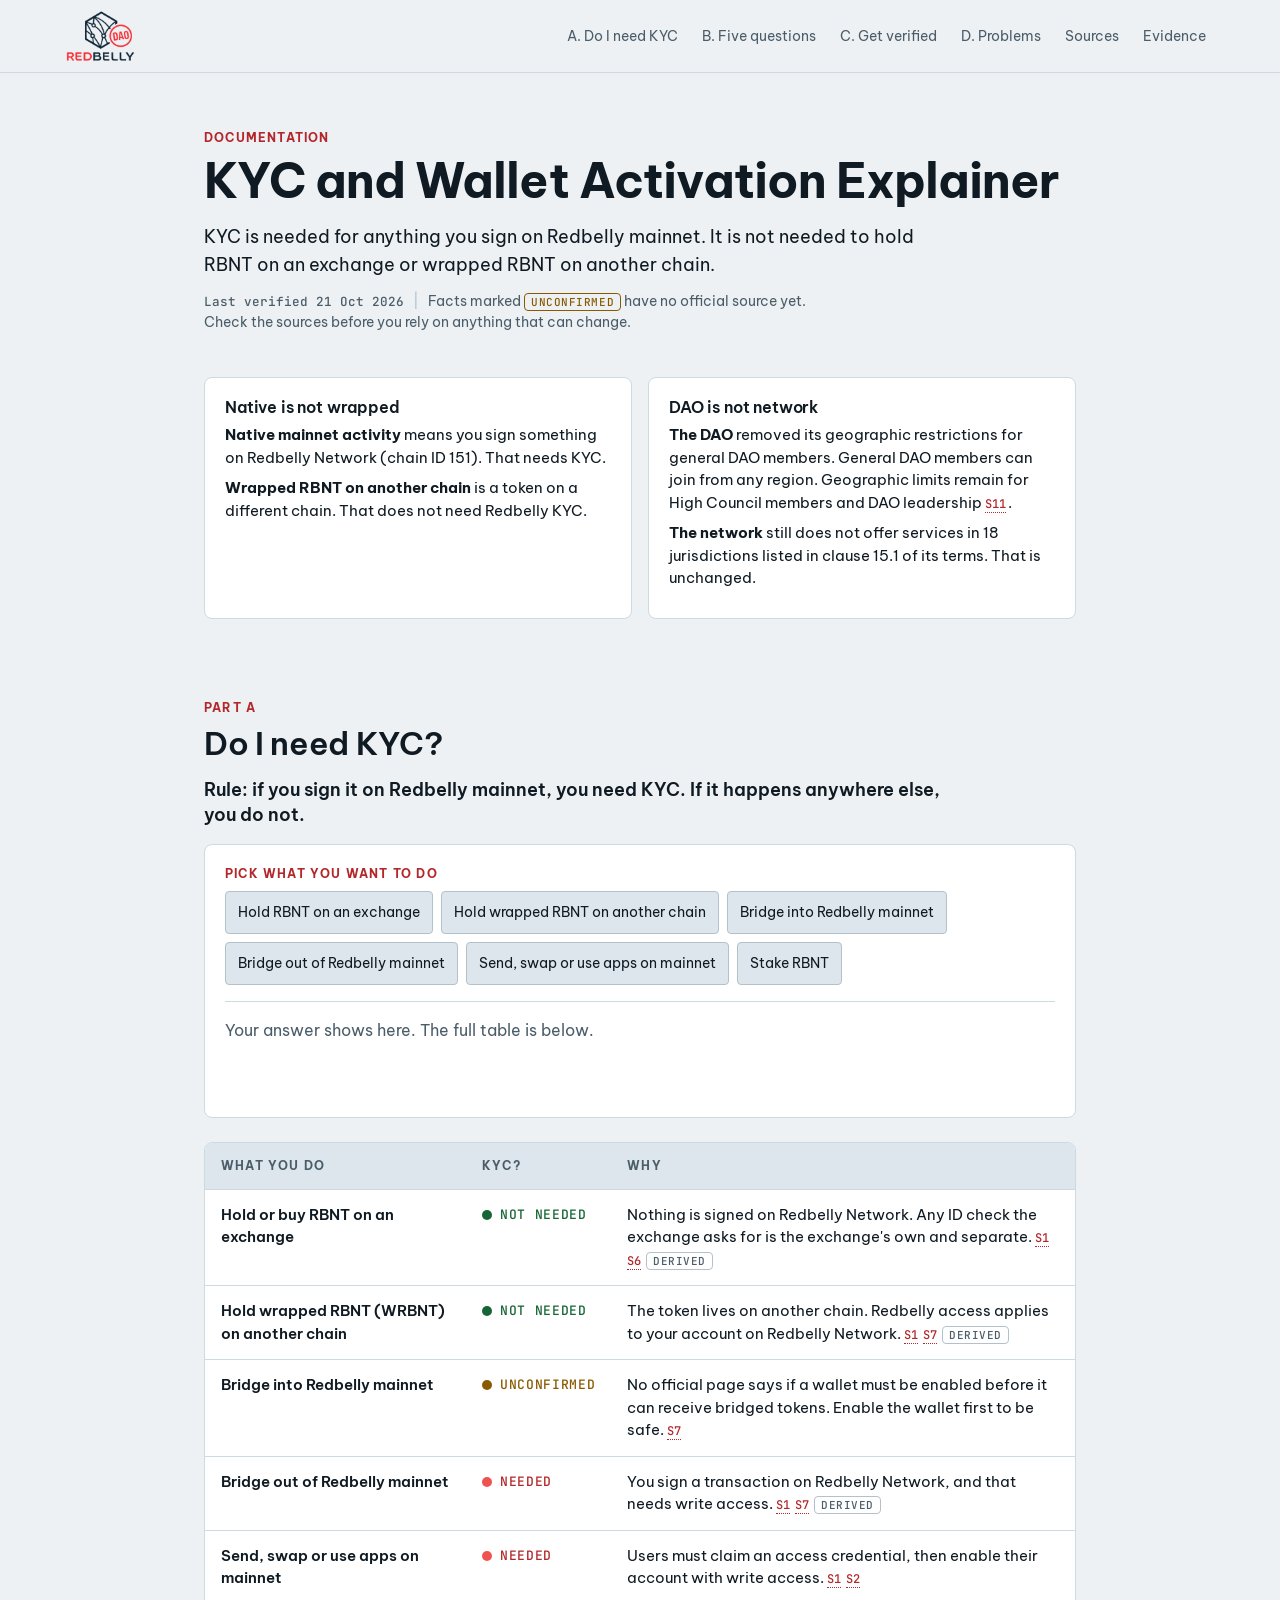
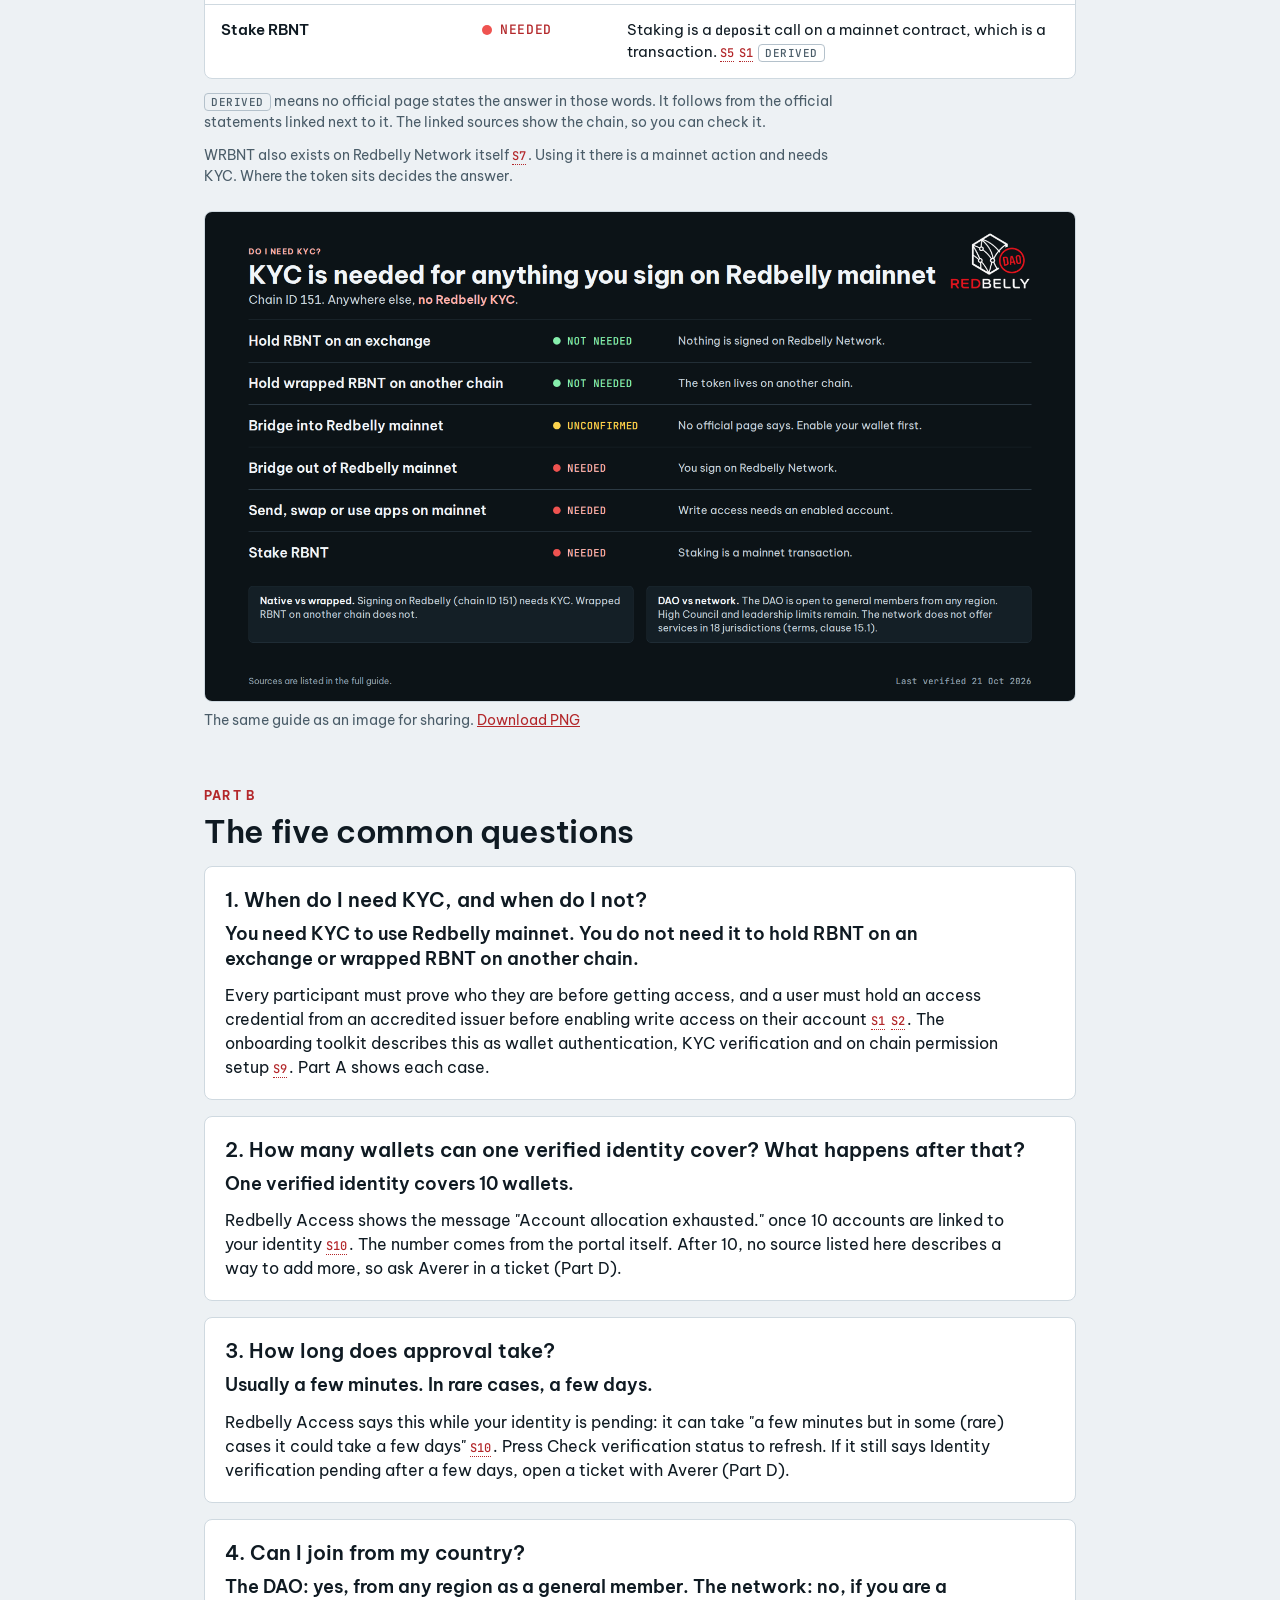
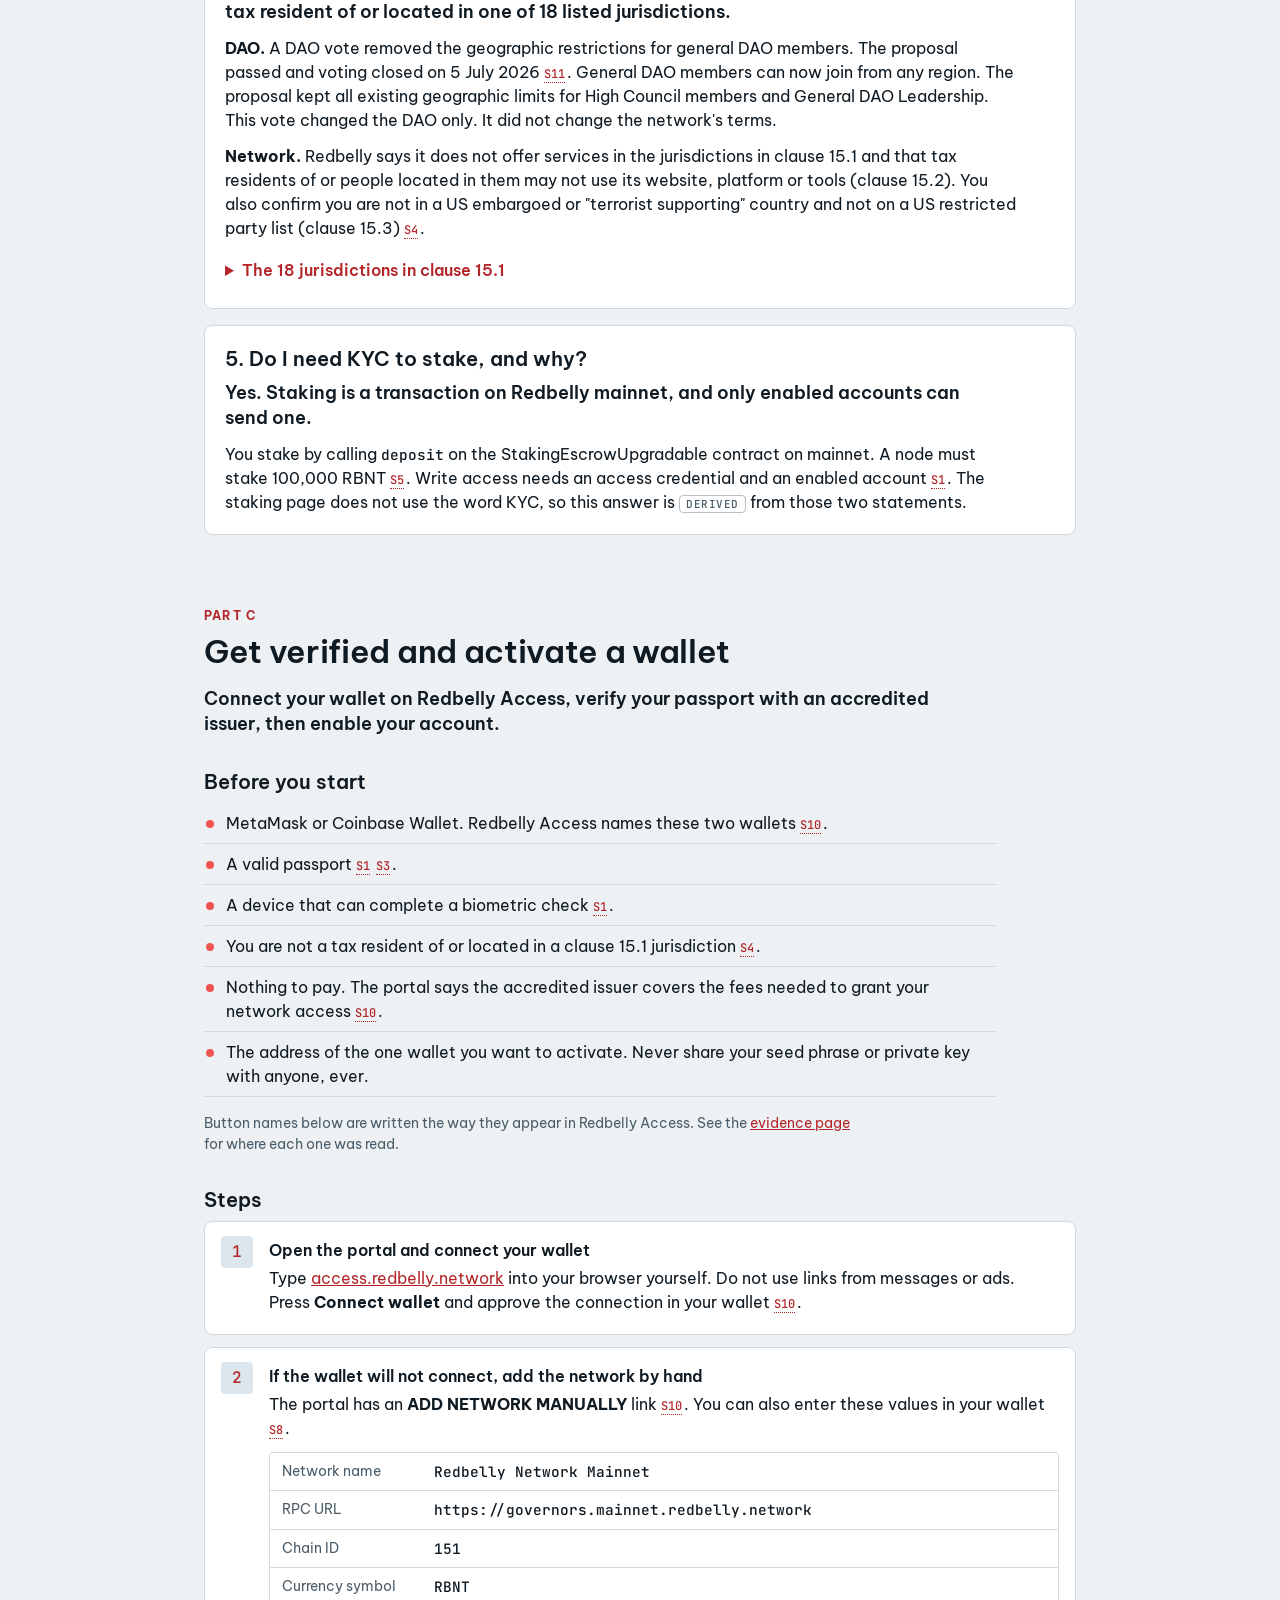
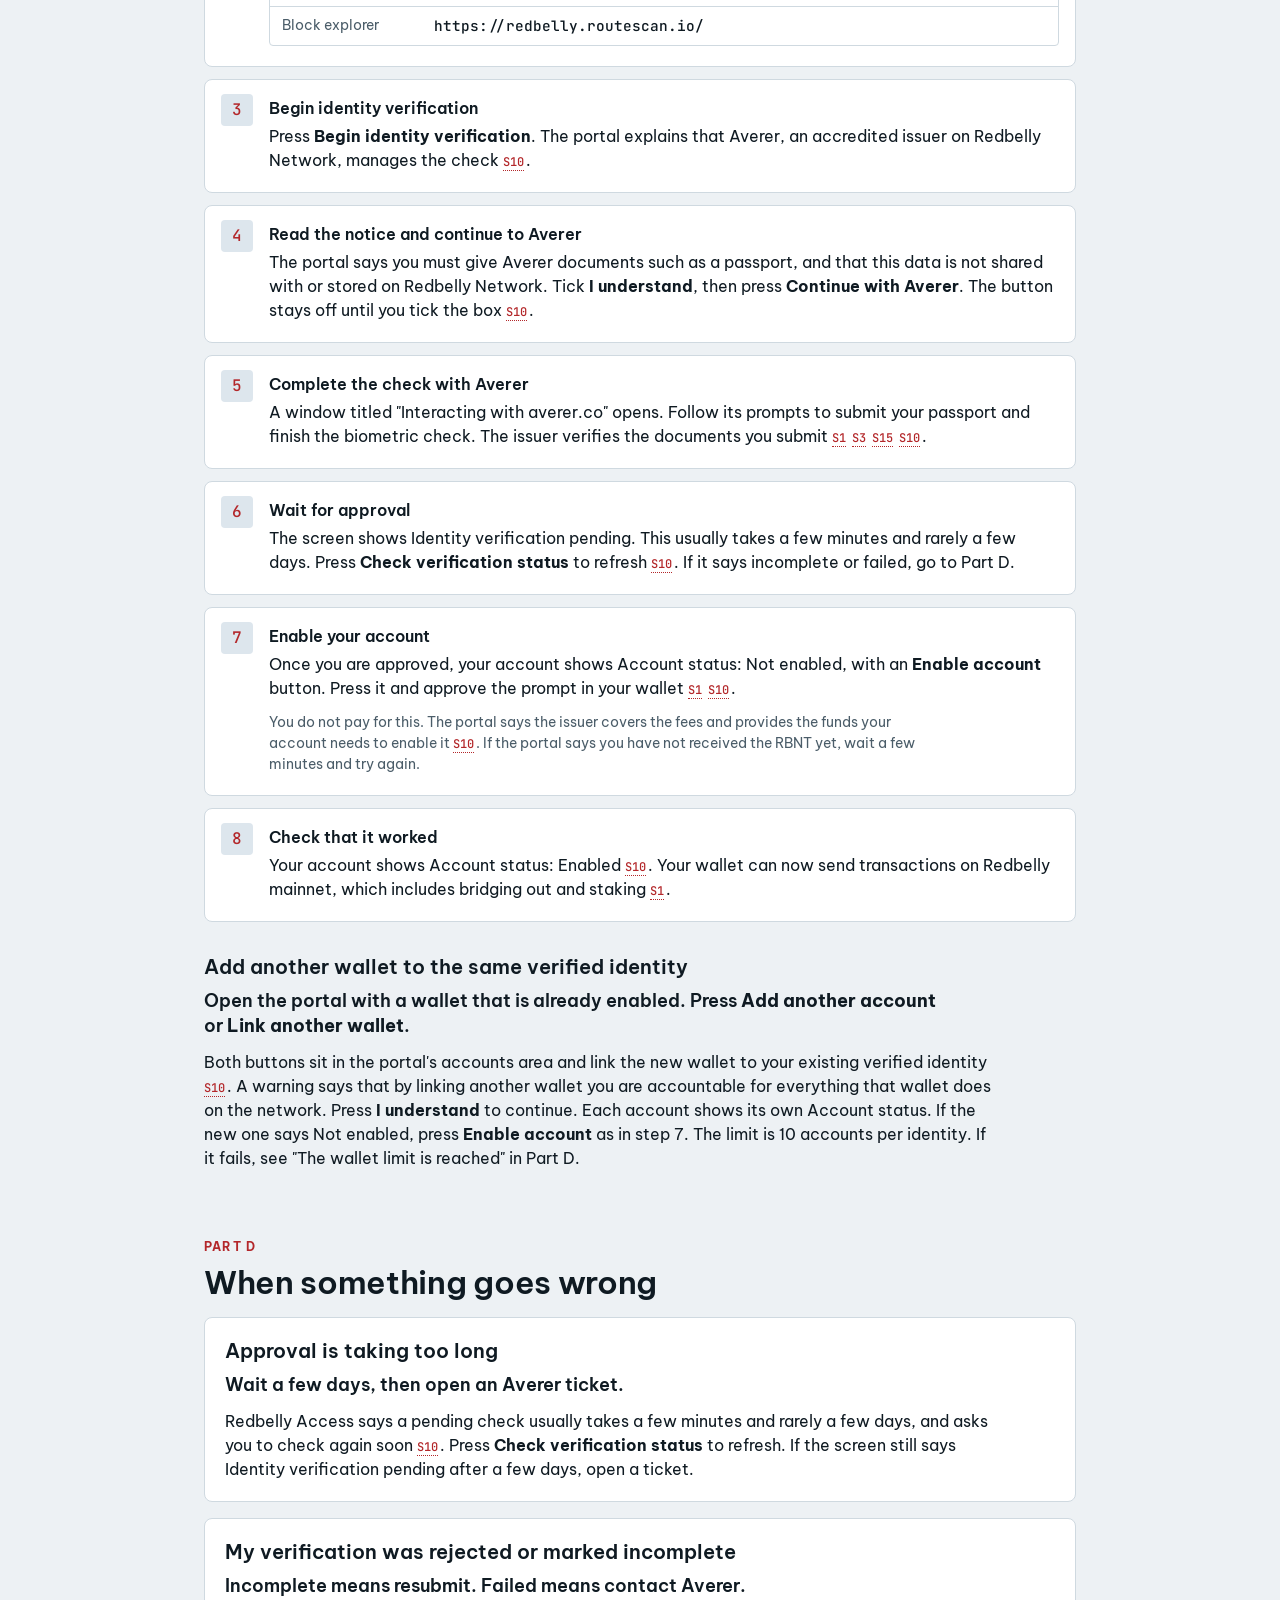
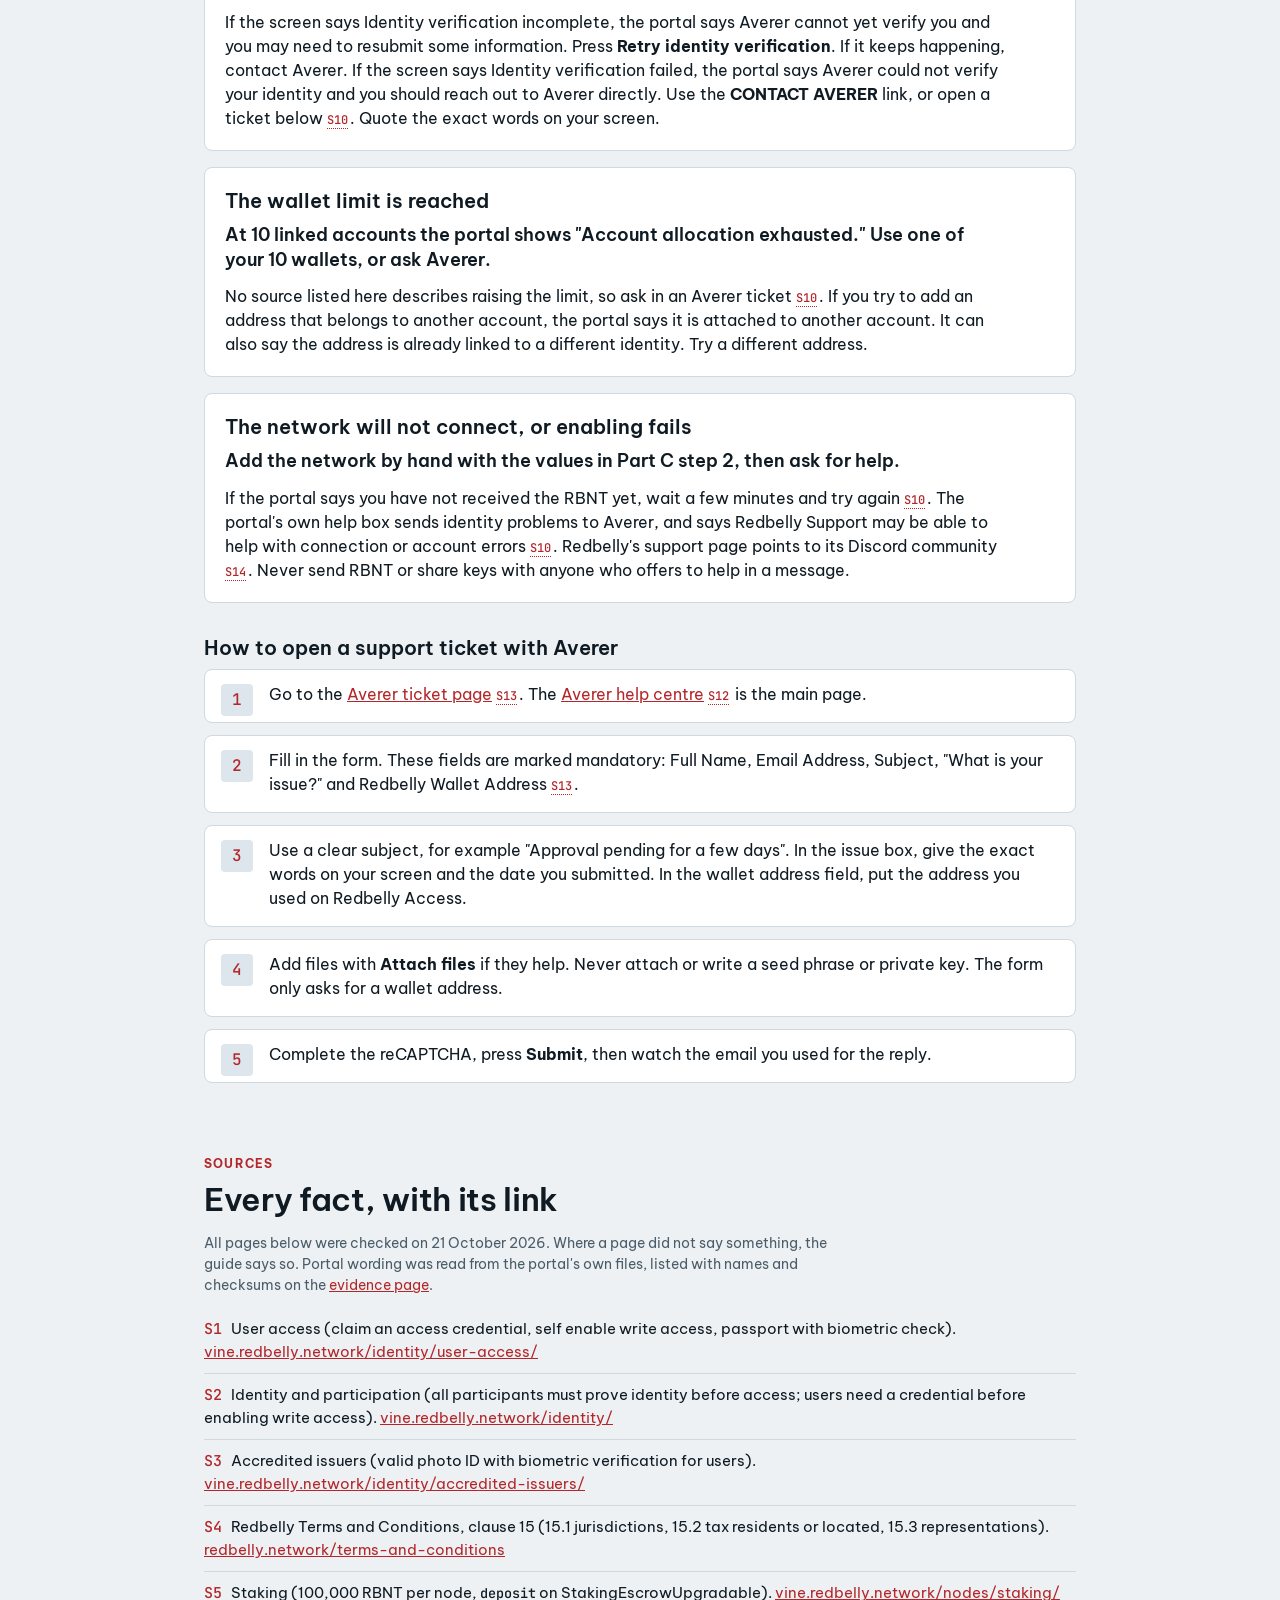
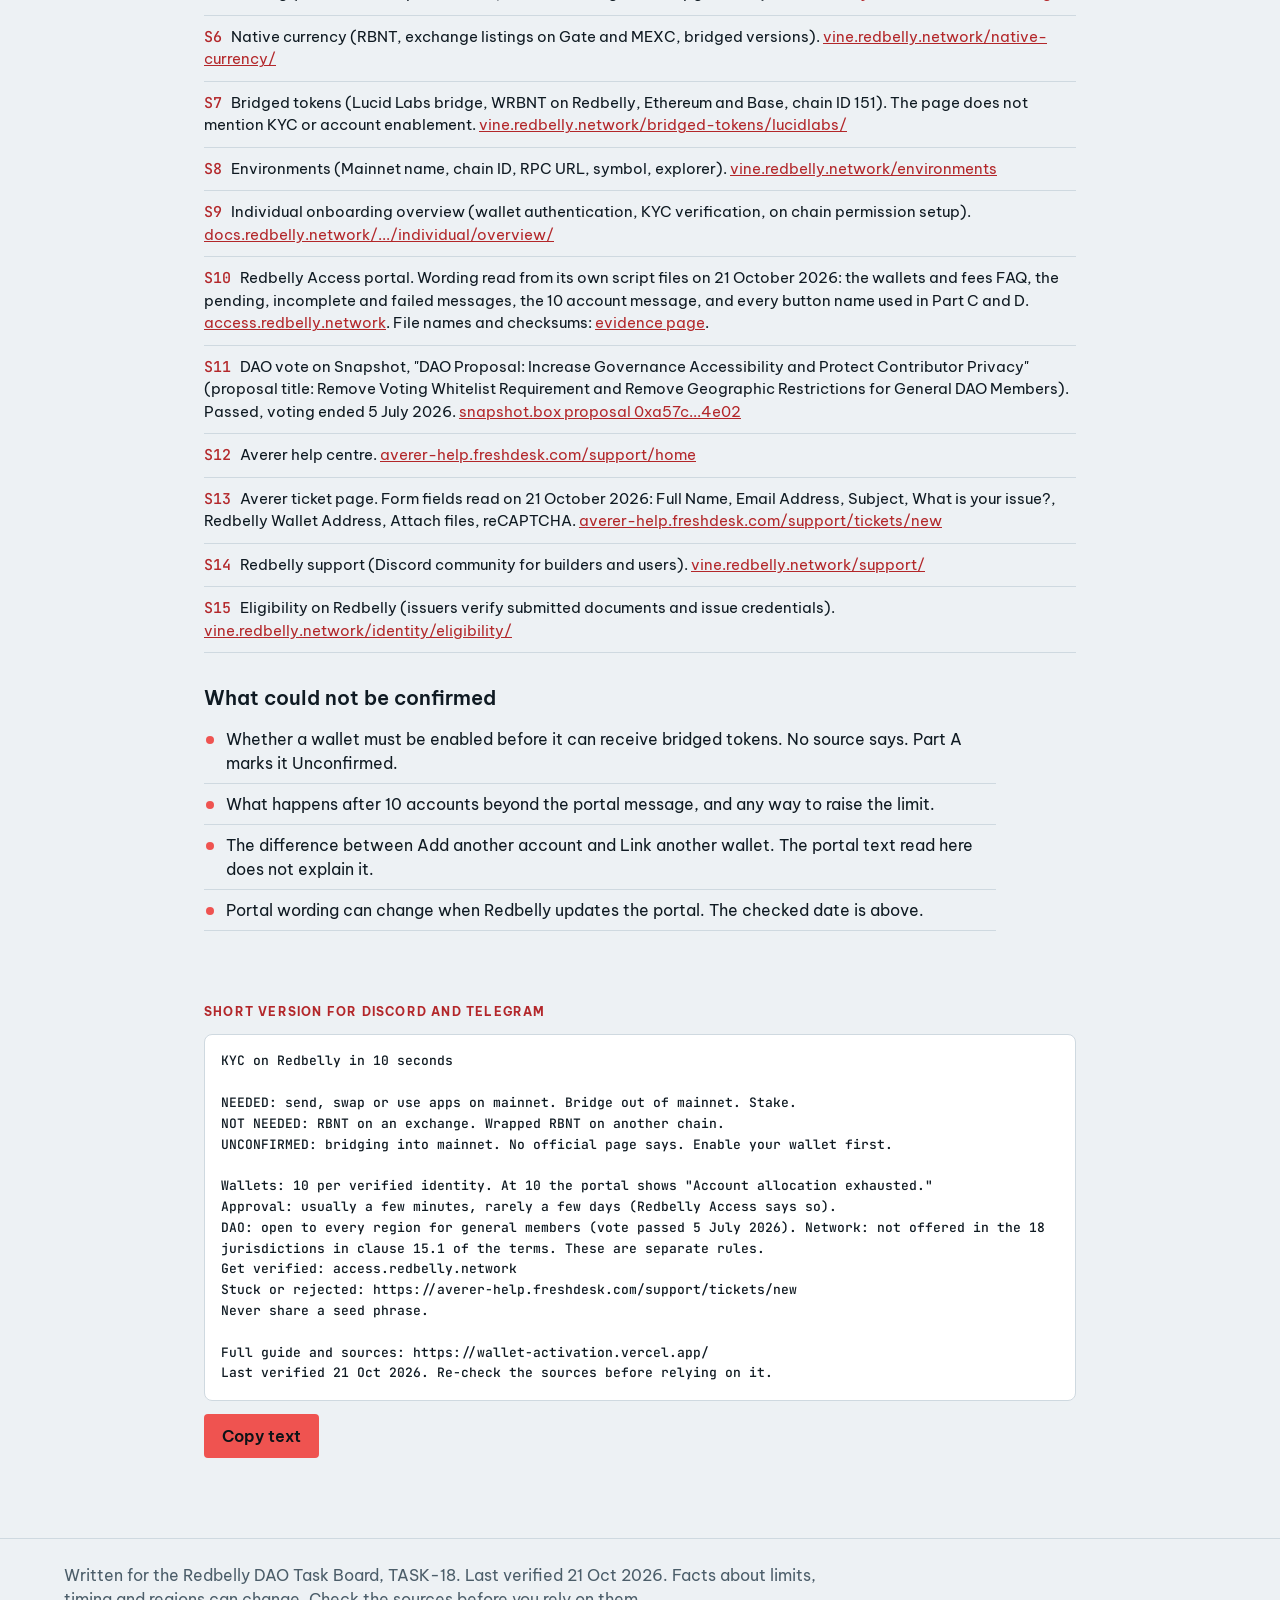
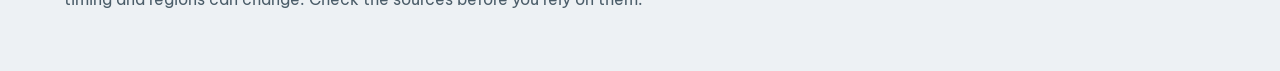
<file: index.html>
<!doctype html>
<html lang="en">
<head>
<meta charset="utf-8">
<meta name="viewport" content="width=device-width, initial-scale=1">
<title>KYC and Wallet Activation Explainer</title>
<meta name="description" content="Do you need KYC on Redbelly Network? One page answer, the five common questions, step by step wallet activation, and what to do when something goes wrong.">
<meta property="og:title" content="KYC and Wallet Activation Explainer">
<meta property="og:description" content="Do you need KYC on Redbelly Network? Find out in ten seconds.">
<link rel="canonical" href="https://wallet-activation.vercel.app/">
<meta property="og:type" content="website">
<meta property="og:url" content="https://wallet-activation.vercel.app/">
<meta property="og:image" content="https://wallet-activation.vercel.app/assets/og-image.png">
<meta property="og:image:width" content="1200">
<meta property="og:image:height" content="630">
<meta name="twitter:image" content="https://wallet-activation.vercel.app/assets/og-image.png">
<meta name="twitter:card" content="summary_large_image">
<link rel="stylesheet" href="style.css">
<link rel="icon" type="image/png" href="assets/logo/favicon-light-tab.png" media="(prefers-color-scheme: light)">
<link rel="icon" type="image/png" href="assets/logo/favicon-dark-tab.png" media="(prefers-color-scheme: dark)">
<link rel="apple-touch-icon" href="assets/logo/apple-touch-light-tab.png">
</head>
<body id="top">

<a class="skip" href="#a">Skip to the answer</a>

<header class="top">
  <div class="wrap">
    <a class="brand" href="#top" aria-label="Redbelly DAO, back to top">
      <picture class="logo">
        <source srcset="assets/logo/dao-logo-on-light-web.png" media="(prefers-color-scheme: light)">
        <img src="assets/logo/dao-logo-on-dark-web.png" alt="Redbelly DAO logo" height="52">
      </picture>
      <span class="wordmark">REDBELLY DAO</span>
    </a>
    <nav aria-label="Sections">
      <a href="#a">A. Do I need KYC</a>
      <a href="#b">B. Five questions</a>
      <a href="#c">C. Get verified</a>
      <a href="#d">D. Problems</a>
      <a href="#sources">Sources</a>
      <a href="evidence">Evidence</a>
    </nav>
  </div>
</header>

<main class="wrap">

<section class="hero">
  <img class="print-logo" src="assets/logo/dao-logo-on-light-web.png" alt="Redbelly DAO logo" height="48" onerror="this.remove()">
  <p class="label-caps">Documentation</p>
  <h1>KYC and Wallet Activation Explainer</h1>
  <p class="lead">KYC is needed for anything you sign on Redbelly mainnet. It is not needed to hold RBNT on an exchange or wrapped RBNT on another chain.</p>
  <p class="meta"><span class="mono">Last verified 21 Oct 2026</span> <span class="sep">|</span> Facts marked <span class="tag t-unc">Unconfirmed</span> have no official source yet. Check the sources before you rely on anything that can change.</p>
</section>

<section class="twin" aria-label="Two things people mix up">
  <div class="twin-card">
    <h2 class="h-sm">Native is not wrapped</h2>
    <p><strong>Native mainnet activity</strong> means you sign something on Redbelly Network (chain ID 151). That needs KYC.</p>
    <p><strong>Wrapped RBNT on another chain</strong> is a token on a different chain. That does not need Redbelly KYC.</p>
  </div>
  <div class="twin-card">
    <h2 class="h-sm">DAO is not network</h2>
    <p><strong>The DAO</strong> removed its geographic restrictions for general DAO members. General DAO members can join from any region. Geographic limits remain for High Council members and DAO leadership <a class="src" href="#s11">S11</a>.</p>
    <p><strong>The network</strong> still does not offer services in 18 jurisdictions listed in clause 15.1 of its terms. That is unchanged.</p>
  </div>
</section>

<!-- PART A -->
<section id="a" class="part">
  <p class="label-caps">Part A</p>
  <h2>Do I need KYC?</h2>
  <p class="answer">Rule: if you sign it on Redbelly mainnet, you need KYC. If it happens anywhere else, you do not.</p>

  <div class="picker" role="group" aria-labelledby="pick-h">
    <p id="pick-h" class="label-caps">Pick what you want to do</p>
    <div class="chips">
      <button type="button" data-k="0" aria-pressed="false">Hold RBNT on an exchange</button>
      <button type="button" data-k="1" aria-pressed="false">Hold wrapped RBNT on another chain</button>
      <button type="button" data-k="2" aria-pressed="false">Bridge into Redbelly mainnet</button>
      <button type="button" data-k="3" aria-pressed="false">Bridge out of Redbelly mainnet</button>
      <button type="button" data-k="4" aria-pressed="false">Send, swap or use apps on mainnet</button>
      <button type="button" data-k="5" aria-pressed="false">Stake RBNT</button>
    </div>
    <div id="result" class="result" aria-live="polite">
      <p class="muted">Your answer shows here. The full table is below.</p>
    </div>
  </div>

  <div class="tablewrap">
  <table class="dt">
    <caption class="sr">Do I need KYC for each situation</caption>
    <thead><tr><th scope="col">What you do</th><th scope="col">KYC?</th><th scope="col">Why</th></tr></thead>
    <tbody>
      <tr>
        <th scope="row">Hold or buy RBNT on an exchange</th>
        <td><span class="status s-no"><i></i>NOT NEEDED</span></td>
        <td>Nothing is signed on Redbelly Network. Any ID check the exchange asks for is the exchange's own and separate. <a class="src" href="#s1">S1</a> <a class="src" href="#s6">S6</a> <span class="tag t-der">Derived</span></td>
      </tr>
      <tr>
        <th scope="row">Hold wrapped RBNT (WRBNT) on another chain</th>
        <td><span class="status s-no"><i></i>NOT NEEDED</span></td>
        <td>The token lives on another chain. Redbelly access applies to your account on Redbelly Network. <a class="src" href="#s1">S1</a> <a class="src" href="#s7">S7</a> <span class="tag t-der">Derived</span></td>
      </tr>
      <tr>
        <th scope="row">Bridge into Redbelly mainnet</th>
        <td><span class="status s-unc"><i></i>UNCONFIRMED</span></td>
        <td>No official page says if a wallet must be enabled before it can receive bridged tokens. Enable the wallet first to be safe. <a class="src" href="#s7">S7</a></td>
      </tr>
      <tr>
        <th scope="row">Bridge out of Redbelly mainnet</th>
        <td><span class="status s-yes"><i></i>NEEDED</span></td>
        <td>You sign a transaction on Redbelly Network, and that needs write access. <a class="src" href="#s1">S1</a> <a class="src" href="#s7">S7</a> <span class="tag t-der">Derived</span></td>
      </tr>
      <tr>
        <th scope="row">Send, swap or use apps on mainnet</th>
        <td><span class="status s-yes"><i></i>NEEDED</span></td>
        <td>Users must claim an access credential, then enable their account with write access. <a class="src" href="#s1">S1</a> <a class="src" href="#s2">S2</a></td>
      </tr>
      <tr>
        <th scope="row">Stake RBNT</th>
        <td><span class="status s-yes"><i></i>NEEDED</span></td>
        <td>Staking is a <span class="mono">deposit</span> call on a mainnet contract, which is a transaction. <a class="src" href="#s5">S5</a> <a class="src" href="#s1">S1</a> <span class="tag t-der">Derived</span></td>
      </tr>
    </tbody>
  </table>
  </div>

  <p class="note"><span class="tag t-der">Derived</span> means no official page states the answer in those words. It follows from the official statements linked next to it. The linked sources show the chain, so you can check it.</p>
  <p class="note">WRBNT also exists on Redbelly Network itself <a class="src" href="#s7">S7</a>. Using it there is a mainnet action and needs KYC. Where the token sits decides the answer.</p>

  <figure class="fig">
    <img src="assets/decision-guide.png" width="1600" height="900" alt="Decision guide. Needed: bridge out of mainnet, send or swap on mainnet, stake. Not needed: hold RBNT on an exchange, hold wrapped RBNT on another chain. Unconfirmed: bridge into mainnet.">
    <figcaption>The same guide as an image for sharing. <a href="assets/decision-guide.png" download>Download PNG</a></figcaption>
  </figure>
</section>

<!-- PART B -->
<section id="b" class="part">
  <p class="label-caps">Part B</p>
  <h2>The five common questions</h2>

  <article class="qa" id="q1">
    <h3>1. When do I need KYC, and when do I not?</h3>
    <p class="answer">You need KYC to use Redbelly mainnet. You do not need it to hold RBNT on an exchange or wrapped RBNT on another chain.</p>
    <p>Every participant must prove who they are before getting access, and a user must hold an access credential from an accredited issuer before enabling write access on their account <a class="src" href="#s1">S1</a> <a class="src" href="#s2">S2</a>. The onboarding toolkit describes this as wallet authentication, KYC verification and on chain permission setup <a class="src" href="#s9">S9</a>. Part A shows each case.</p>
  </article>

  <article class="qa" id="q2">
    <h3>2. How many wallets can one verified identity cover? What happens after that?</h3>
    <p class="answer">One verified identity covers 10 wallets.</p>
    <p>Redbelly Access shows the message "Account allocation exhausted." once 10 accounts are linked to your identity <a class="src" href="#s10">S10</a>. The number comes from the portal itself. After 10, no source listed here describes a way to add more, so ask Averer in a ticket (Part D).</p>
  </article>

  <article class="qa" id="q3">
    <h3>3. How long does approval take?</h3>
    <p class="answer">Usually a few minutes. In rare cases, a few days.</p>
    <p>Redbelly Access says this while your identity is pending: it can take "a few minutes but in some (rare) cases it could take a few days" <a class="src" href="#s10">S10</a>. Press Check verification status to refresh. If it still says Identity verification pending after a few days, open a ticket with Averer (Part D).</p>
  </article>

  <article class="qa" id="q4">
    <h3>4. Can I join from my country?</h3>
    <p class="answer">The DAO: yes, from any region as a general member. The network: no, if you are a tax resident of or located in one of 18 listed jurisdictions.</p>
    <p><strong>DAO.</strong> A DAO vote removed the geographic restrictions for general DAO members. The proposal passed and voting closed on 5 July 2026 <a class="src" href="#s11">S11</a>. General DAO members can now join from any region. The proposal kept all existing geographic limits for High Council members and General DAO Leadership. This vote changed the DAO only. It did not change the network's terms.</p>
    <p><strong>Network.</strong> Redbelly says it does not offer services in the jurisdictions in clause 15.1 and that tax residents of or people located in them may not use its website, platform or tools (clause 15.2). You also confirm you are not in a US embargoed or "terrorist supporting" country and not on a US restricted party list (clause 15.3) <a class="src" href="#s4">S4</a>.</p>
    <details class="jur">
      <summary>The 18 jurisdictions in clause 15.1</summary>
      <ol class="cols">
        <li>Afghanistan</li><li>Central African Republic</li><li>Democratic People's Republic of Korea</li>
        <li>Democratic Republic of the Congo</li><li>Guinea-Bissau (spelled "Guinea-Bussau" in the terms)</li><li>Iran</li>
        <li>Iraq</li><li>Lebanon</li><li>Libya</li>
        <li>Myanmar</li><li>Russia</li><li>Somalia</li>
        <li>South Sudan</li><li>Sudan</li><li>Syria</li>
        <li>Ukraine</li><li>Yemen</li><li>Zimbabwe</li>
      </ol>
    </details>
  </article>

  <article class="qa" id="q5">
    <h3>5. Do I need KYC to stake, and why?</h3>
    <p class="answer">Yes. Staking is a transaction on Redbelly mainnet, and only enabled accounts can send one.</p>
    <p>You stake by calling <span class="mono">deposit</span> on the StakingEscrowUpgradable contract on mainnet. A node must stake 100,000 RBNT <a class="src" href="#s5">S5</a>. Write access needs an access credential and an enabled account <a class="src" href="#s1">S1</a>. The staking page does not use the word KYC, so this answer is <span class="tag t-der">Derived</span> from those two statements.</p>
  </article>
</section>

<!-- PART C -->
<section id="c" class="part">
  <p class="label-caps">Part C</p>
  <h2>Get verified and activate a wallet</h2>
  <p class="answer">Connect your wallet on Redbelly Access, verify your passport with an accredited issuer, then enable your account.</p>

  <h3>Before you start</h3>
  <ul class="check">
    <li>MetaMask or Coinbase Wallet. Redbelly Access names these two wallets <a class="src" href="#s10">S10</a>.</li>
    <li>A valid passport <a class="src" href="#s1">S1</a> <a class="src" href="#s3">S3</a>.</li>
    <li>A device that can complete a biometric check <a class="src" href="#s1">S1</a>.</li>
    <li>You are not a tax resident of or located in a clause 15.1 jurisdiction <a class="src" href="#s4">S4</a>.</li>
    <li>Nothing to pay. The portal says the accredited issuer covers the fees needed to grant your network access <a class="src" href="#s10">S10</a>.</li>
    <li>The address of the one wallet you want to activate. Never share your seed phrase or private key with anyone, ever.</li>
  </ul>
  <p class="note">Button names below are written the way they appear in Redbelly Access. See the <a href="evidence">evidence page</a> for where each one was read.</p>

  <h3>Steps</h3>
  <ol class="steps">
    <li>
      <h4>Open the portal and connect your wallet</h4>
      <p>Type <a href="https://access.redbelly.network/" rel="noopener">access.redbelly.network</a> into your browser yourself. Do not use links from messages or ads. Press <strong>Connect wallet</strong> and approve the connection in your wallet <a class="src" href="#s10">S10</a>.</p>
    </li>
    <li>
      <h4>If the wallet will not connect, add the network by hand</h4>
      <p>The portal has an <strong>ADD NETWORK MANUALLY</strong> link <a class="src" href="#s10">S10</a>. You can also enter these values in your wallet <a class="src" href="#s8">S8</a>.</p>
      <dl class="kv">
        <div><dt>Network name</dt><dd class="mono">Redbelly Network Mainnet</dd></div>
        <div><dt>RPC URL</dt><dd class="mono">https://governors.mainnet.redbelly.network</dd></div>
        <div><dt>Chain ID</dt><dd class="mono">151</dd></div>
        <div><dt>Currency symbol</dt><dd class="mono">RBNT</dd></div>
        <div><dt>Block explorer</dt><dd class="mono">https://redbelly.routescan.io/</dd></div>
      </dl>
    </li>
    <li>
      <h4>Begin identity verification</h4>
      <p>Press <strong>Begin identity verification</strong>. The portal explains that Averer, an accredited issuer on Redbelly Network, manages the check <a class="src" href="#s10">S10</a>.</p>
    </li>
    <li>
      <h4>Read the notice and continue to Averer</h4>
      <p>The portal says you must give Averer documents such as a passport, and that this data is not shared with or stored on Redbelly Network. Tick <strong>I understand</strong>, then press <strong>Continue with Averer</strong>. The button stays off until you tick the box <a class="src" href="#s10">S10</a>.</p>
    </li>
    <li>
      <h4>Complete the check with Averer</h4>
      <p>A window titled "Interacting with averer.co" opens. Follow its prompts to submit your passport and finish the biometric check. The issuer verifies the documents you submit <a class="src" href="#s1">S1</a> <a class="src" href="#s3">S3</a> <a class="src" href="#s15">S15</a> <a class="src" href="#s10">S10</a>.</p>
    </li>
    <li>
      <h4>Wait for approval</h4>
      <p>The screen shows Identity verification pending. This usually takes a few minutes and rarely a few days. Press <strong>Check verification status</strong> to refresh <a class="src" href="#s10">S10</a>. If it says incomplete or failed, go to Part D.</p>
    </li>
    <li>
      <h4>Enable your account</h4>
      <p>Once you are approved, your account shows Account status: Not enabled, with an <strong>Enable account</strong> button. Press it and approve the prompt in your wallet <a class="src" href="#s1">S1</a> <a class="src" href="#s10">S10</a>.</p>
      <p class="note">You do not pay for this. The portal says the issuer covers the fees and provides the funds your account needs to enable it <a class="src" href="#s10">S10</a>. If the portal says you have not received the RBNT yet, wait a few minutes and try again.</p>
    </li>
    <li>
      <h4>Check that it worked</h4>
      <p>Your account shows Account status: Enabled <a class="src" href="#s10">S10</a>. Your wallet can now send transactions on Redbelly mainnet, which includes bridging out and staking <a class="src" href="#s1">S1</a>.</p>
    </li>
  </ol>

  <h3>Add another wallet to the same verified identity</h3>
  <p class="answer">Open the portal with a wallet that is already enabled. Press <strong>Add another account</strong> or <strong>Link another wallet</strong>.</p>
  <p>Both buttons sit in the portal's accounts area and link the new wallet to your existing verified identity <a class="src" href="#s10">S10</a>. A warning says that by linking another wallet you are accountable for everything that wallet does on the network. Press <strong>I understand</strong> to continue. Each account shows its own Account status. If the new one says Not enabled, press <strong>Enable account</strong> as in step 7. The limit is 10 accounts per identity. If it fails, see "The wallet limit is reached" in Part D.</p>
</section>

<!-- PART D -->
<section id="d" class="part">
  <p class="label-caps">Part D</p>
  <h2>When something goes wrong</h2>

  <article class="qa">
    <h3>Approval is taking too long</h3>
    <p class="answer">Wait a few days, then open an Averer ticket.</p>
    <p>Redbelly Access says a pending check usually takes a few minutes and rarely a few days, and asks you to check again soon <a class="src" href="#s10">S10</a>. Press <strong>Check verification status</strong> to refresh. If the screen still says Identity verification pending after a few days, open a ticket.</p>
  </article>

  <article class="qa">
    <h3>My verification was rejected or marked incomplete</h3>
    <p class="answer">Incomplete means resubmit. Failed means contact Averer.</p>
    <p>If the screen says Identity verification incomplete, the portal says Averer cannot yet verify you and you may need to resubmit some information. Press <strong>Retry identity verification</strong>. If it keeps happening, contact Averer. If the screen says Identity verification failed, the portal says Averer could not verify your identity and you should reach out to Averer directly. Use the <strong>CONTACT AVERER</strong> link, or open a ticket below <a class="src" href="#s10">S10</a>. Quote the exact words on your screen.</p>
  </article>

  <article class="qa">
    <h3>The wallet limit is reached</h3>
    <p class="answer">At 10 linked accounts the portal shows "Account allocation exhausted." Use one of your 10 wallets, or ask Averer.</p>
    <p>No source listed here describes raising the limit, so ask in an Averer ticket <a class="src" href="#s10">S10</a>. If you try to add an address that belongs to another account, the portal says it is attached to another account. It can also say the address is already linked to a different identity. Try a different address.</p>
  </article>

  <article class="qa">
    <h3>The network will not connect, or enabling fails</h3>
    <p class="answer">Add the network by hand with the values in Part C step 2, then ask for help.</p>
    <p>If the portal says you have not received the RBNT yet, wait a few minutes and try again <a class="src" href="#s10">S10</a>. The portal's own help box sends identity problems to Averer, and says Redbelly Support may be able to help with connection or account errors <a class="src" href="#s10">S10</a>. Redbelly's support page points to its Discord community <a class="src" href="#s14">S14</a>. Never send RBNT or share keys with anyone who offers to help in a message.</p>
  </article>

  <h3>How to open a support ticket with Averer</h3>
  <ol class="steps compact">
    <li><p>Go to the <a href="https://averer-help.freshdesk.com/support/tickets/new" rel="noopener">Averer ticket page</a> <a class="src" href="#s13">S13</a>. The <a href="https://averer-help.freshdesk.com/support/home" rel="noopener">Averer help centre</a> <a class="src" href="#s12">S12</a> is the main page.</p></li>
    <li><p>Fill in the form. These fields are marked mandatory: Full Name, Email Address, Subject, "What is your issue?" and Redbelly Wallet Address <a class="src" href="#s13">S13</a>.</p></li>
    <li><p>Use a clear subject, for example "Approval pending for a few days". In the issue box, give the exact words on your screen and the date you submitted. In the wallet address field, put the address you used on Redbelly Access.</p></li>
    <li><p>Add files with <strong>Attach files</strong> if they help. Never attach or write a seed phrase or private key. The form only asks for a wallet address.</p></li>
    <li><p>Complete the reCAPTCHA, press <strong>Submit</strong>, then watch the email you used for the reply.</p></li>
  </ol>
</section>

<!-- SOURCES -->
<section id="sources" class="part">
  <p class="label-caps">Sources</p>
  <h2>Every fact, with its link</h2>
  <p class="note">All pages below were checked on 21 October 2026. Where a page did not say something, the guide says so. Portal wording was read from the portal's own files, listed with names and checksums on the <a href="evidence">evidence page</a>.</p>
  <ol class="srcs">
    <li id="s1"><strong>S1</strong> User access (claim an access credential, self enable write access, passport with biometric check). <a href="https://vine.redbelly.network/identity/user-access/" rel="noopener">vine.redbelly.network/identity/user-access/</a></li>
    <li id="s2"><strong>S2</strong> Identity and participation (all participants must prove identity before access; users need a credential before enabling write access). <a href="https://vine.redbelly.network/identity/" rel="noopener">vine.redbelly.network/identity/</a></li>
    <li id="s3"><strong>S3</strong> Accredited issuers (valid photo ID with biometric verification for users). <a href="https://vine.redbelly.network/identity/accredited-issuers/" rel="noopener">vine.redbelly.network/identity/accredited-issuers/</a></li>
    <li id="s4"><strong>S4</strong> Redbelly Terms and Conditions, clause 15 (15.1 jurisdictions, 15.2 tax residents or located, 15.3 representations). <a href="https://redbelly.network/terms-and-conditions" rel="noopener">redbelly.network/terms-and-conditions</a></li>
    <li id="s5"><strong>S5</strong> Staking (100,000 RBNT per node, <span class="mono">deposit</span> on StakingEscrowUpgradable). <a href="https://vine.redbelly.network/nodes/staking/" rel="noopener">vine.redbelly.network/nodes/staking/</a></li>
    <li id="s6"><strong>S6</strong> Native currency (RBNT, exchange listings on Gate and MEXC, bridged versions). <a href="https://vine.redbelly.network/native-currency/" rel="noopener">vine.redbelly.network/native-currency/</a></li>
    <li id="s7"><strong>S7</strong> Bridged tokens (Lucid Labs bridge, WRBNT on Redbelly, Ethereum and Base, chain ID 151). The page does not mention KYC or account enablement. <a href="https://vine.redbelly.network/bridged-tokens/lucidlabs/" rel="noopener">vine.redbelly.network/bridged-tokens/lucidlabs/</a></li>
    <li id="s8"><strong>S8</strong> Environments (Mainnet name, chain ID, RPC URL, symbol, explorer). <a href="https://vine.redbelly.network/environments" rel="noopener">vine.redbelly.network/environments</a></li>
    <li id="s9"><strong>S9</strong> Individual onboarding overview (wallet authentication, KYC verification, on chain permission setup). <a href="https://docs.redbelly.network/pages/eligibility-sdk/onboarding/individual/overview/" rel="noopener">docs.redbelly.network/.../individual/overview/</a></li>
    <li id="s10"><strong>S10</strong> Redbelly Access portal. Wording read from its own script files on 21 October 2026: the wallets and fees FAQ, the pending, incomplete and failed messages, the 10 account message, and every button name used in Part C and D. <a href="https://access.redbelly.network/" rel="noopener">access.redbelly.network</a>. File names and checksums: <a href="evidence">evidence page</a>.</li>
    <li id="s11"><strong>S11</strong> DAO vote on Snapshot, "DAO Proposal: Increase Governance Accessibility and Protect Contributor Privacy" (proposal title: Remove Voting Whitelist Requirement and Remove Geographic Restrictions for General DAO Members). Passed, voting ended 5 July 2026. <a href="https://snapshot.box/#/s:rbnt.eth/proposal/0xa57ccc9a6d554c9e5a1b1ca429ad2affc2e9058f12ea50bce999460f2aea4e02" rel="noopener">snapshot.box proposal 0xa57c...4e02</a></li>
    <li id="s12"><strong>S12</strong> Averer help centre. <a href="https://averer-help.freshdesk.com/support/home" rel="noopener">averer-help.freshdesk.com/support/home</a></li>
    <li id="s13"><strong>S13</strong> Averer ticket page. Form fields read on 21 October 2026: Full Name, Email Address, Subject, What is your issue?, Redbelly Wallet Address, Attach files, reCAPTCHA. <a href="https://averer-help.freshdesk.com/support/tickets/new" rel="noopener">averer-help.freshdesk.com/support/tickets/new</a></li>
    <li id="s14"><strong>S14</strong> Redbelly support (Discord community for builders and users). <a href="https://vine.redbelly.network/support/" rel="noopener">vine.redbelly.network/support/</a></li>
    <li id="s15"><strong>S15</strong> Eligibility on Redbelly (issuers verify submitted documents and issue credentials). <a href="https://vine.redbelly.network/identity/eligibility/" rel="noopener">vine.redbelly.network/identity/eligibility/</a></li>
  </ol>

  <h3>What could not be confirmed</h3>
  <ul class="check">
    <li>Whether a wallet must be enabled before it can receive bridged tokens. No source says. Part A marks it Unconfirmed.</li>
    <li>What happens after 10 accounts beyond the portal message, and any way to raise the limit.</li>
    <li>The difference between Add another account and Link another wallet. The portal text read here does not explain it.</li>
    <li>Portal wording can change when Redbelly updates the portal. The checked date is above.</li>
  </ul>
</section>

<section class="part pin" id="short">
  <p class="label-caps">Short version for Discord and Telegram</p>
  <pre id="shortText">KYC on Redbelly in 10 seconds

NEEDED: send, swap or use apps on mainnet. Bridge out of mainnet. Stake.
NOT NEEDED: RBNT on an exchange. Wrapped RBNT on another chain.
UNCONFIRMED: bridging into mainnet. No official page says. Enable your wallet first.

Wallets: 10 per verified identity. At 10 the portal shows "Account allocation exhausted."
Approval: usually a few minutes, rarely a few days (Redbelly Access says so).
DAO: open to every region for general members (vote passed 5 July 2026). Network: not offered in the 18 jurisdictions in clause 15.1 of the terms. These are separate rules.
Get verified: access.redbelly.network
Stuck or rejected: https://averer-help.freshdesk.com/support/tickets/new
Never share a seed phrase.

Full guide and sources: https://wallet-activation.vercel.app/
Last verified 21 Oct 2026. Re-check the sources before relying on it.</pre>
  <button type="button" id="copyShort">Copy text</button>
</section>

</main>

<footer class="foot">
  <div class="wrap">
    <p class="muted">Written for the Redbelly DAO Task Board, TASK-18. Last verified 21 Oct 2026. Facts about limits, timing and regions can change. Check the sources before you rely on them.</p>
  </div>
</footer>

<script src="app.js"></script>
</body>
</html>
</file>
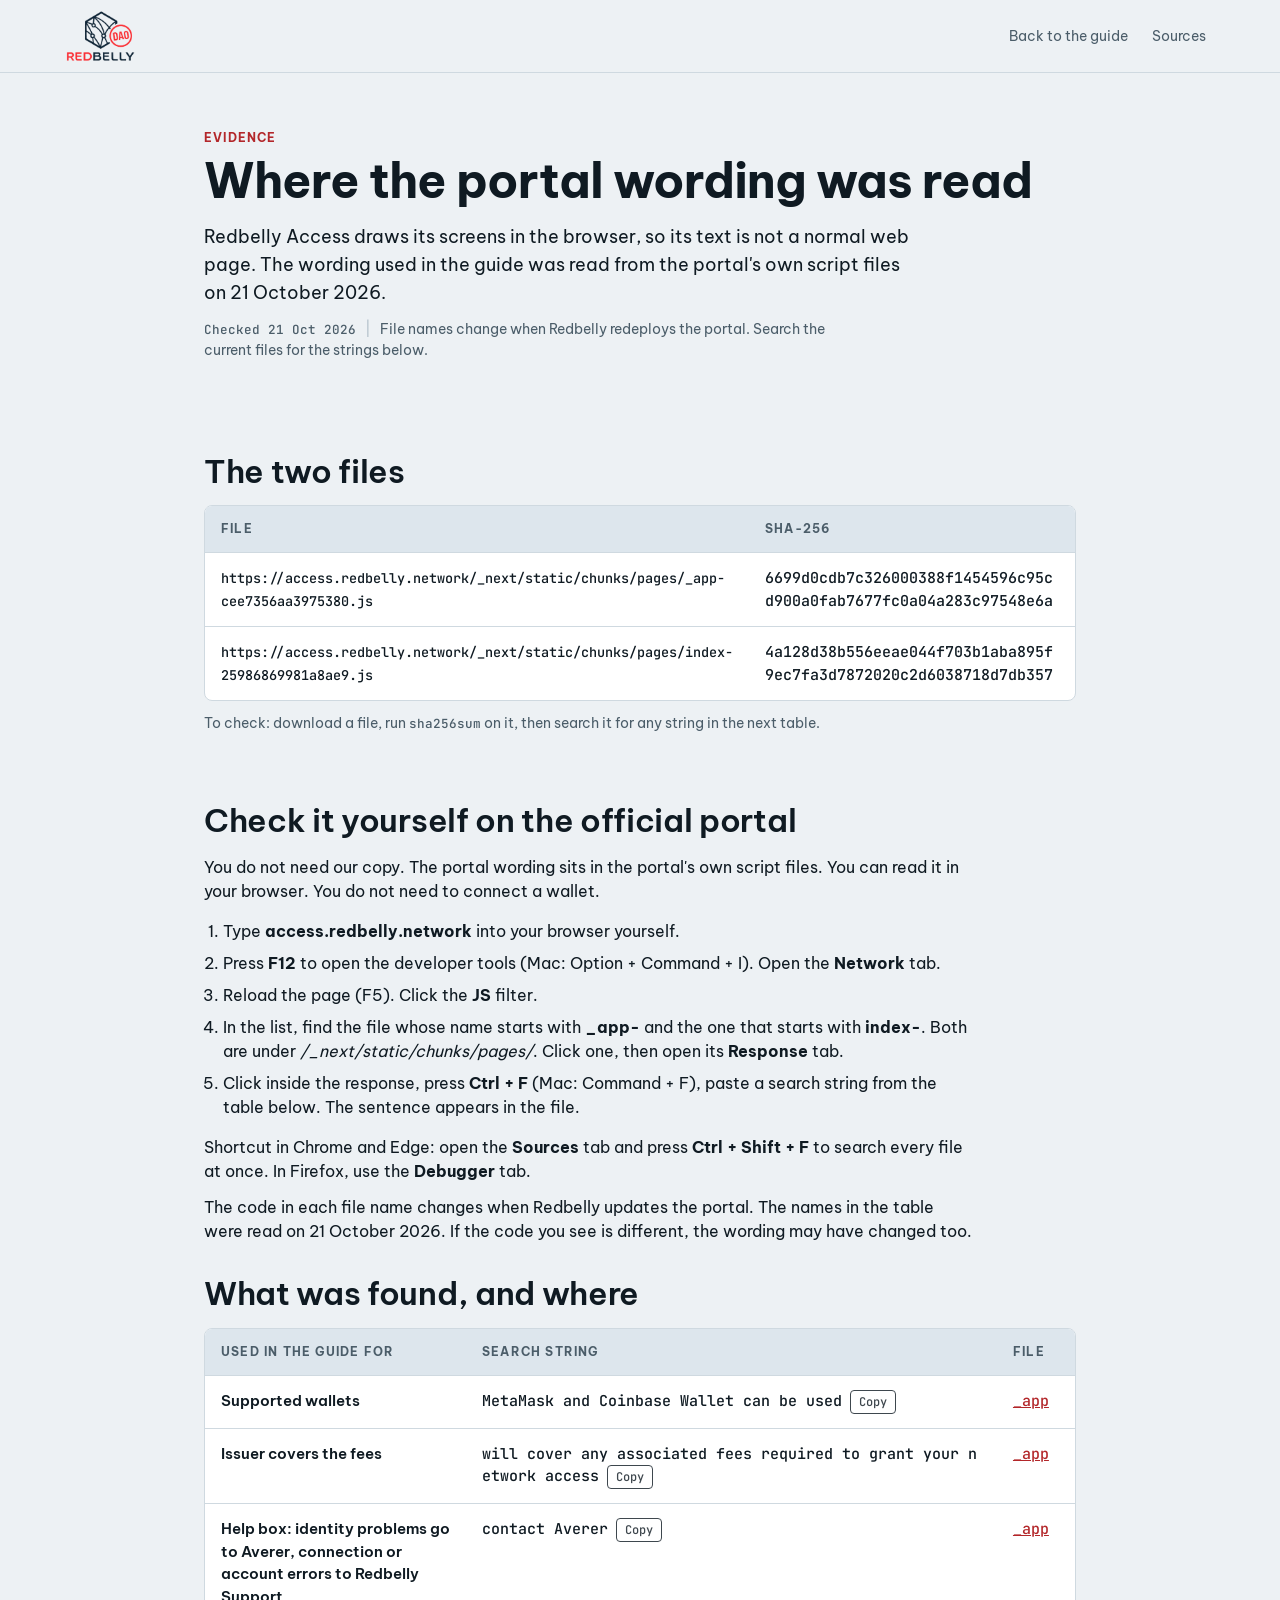
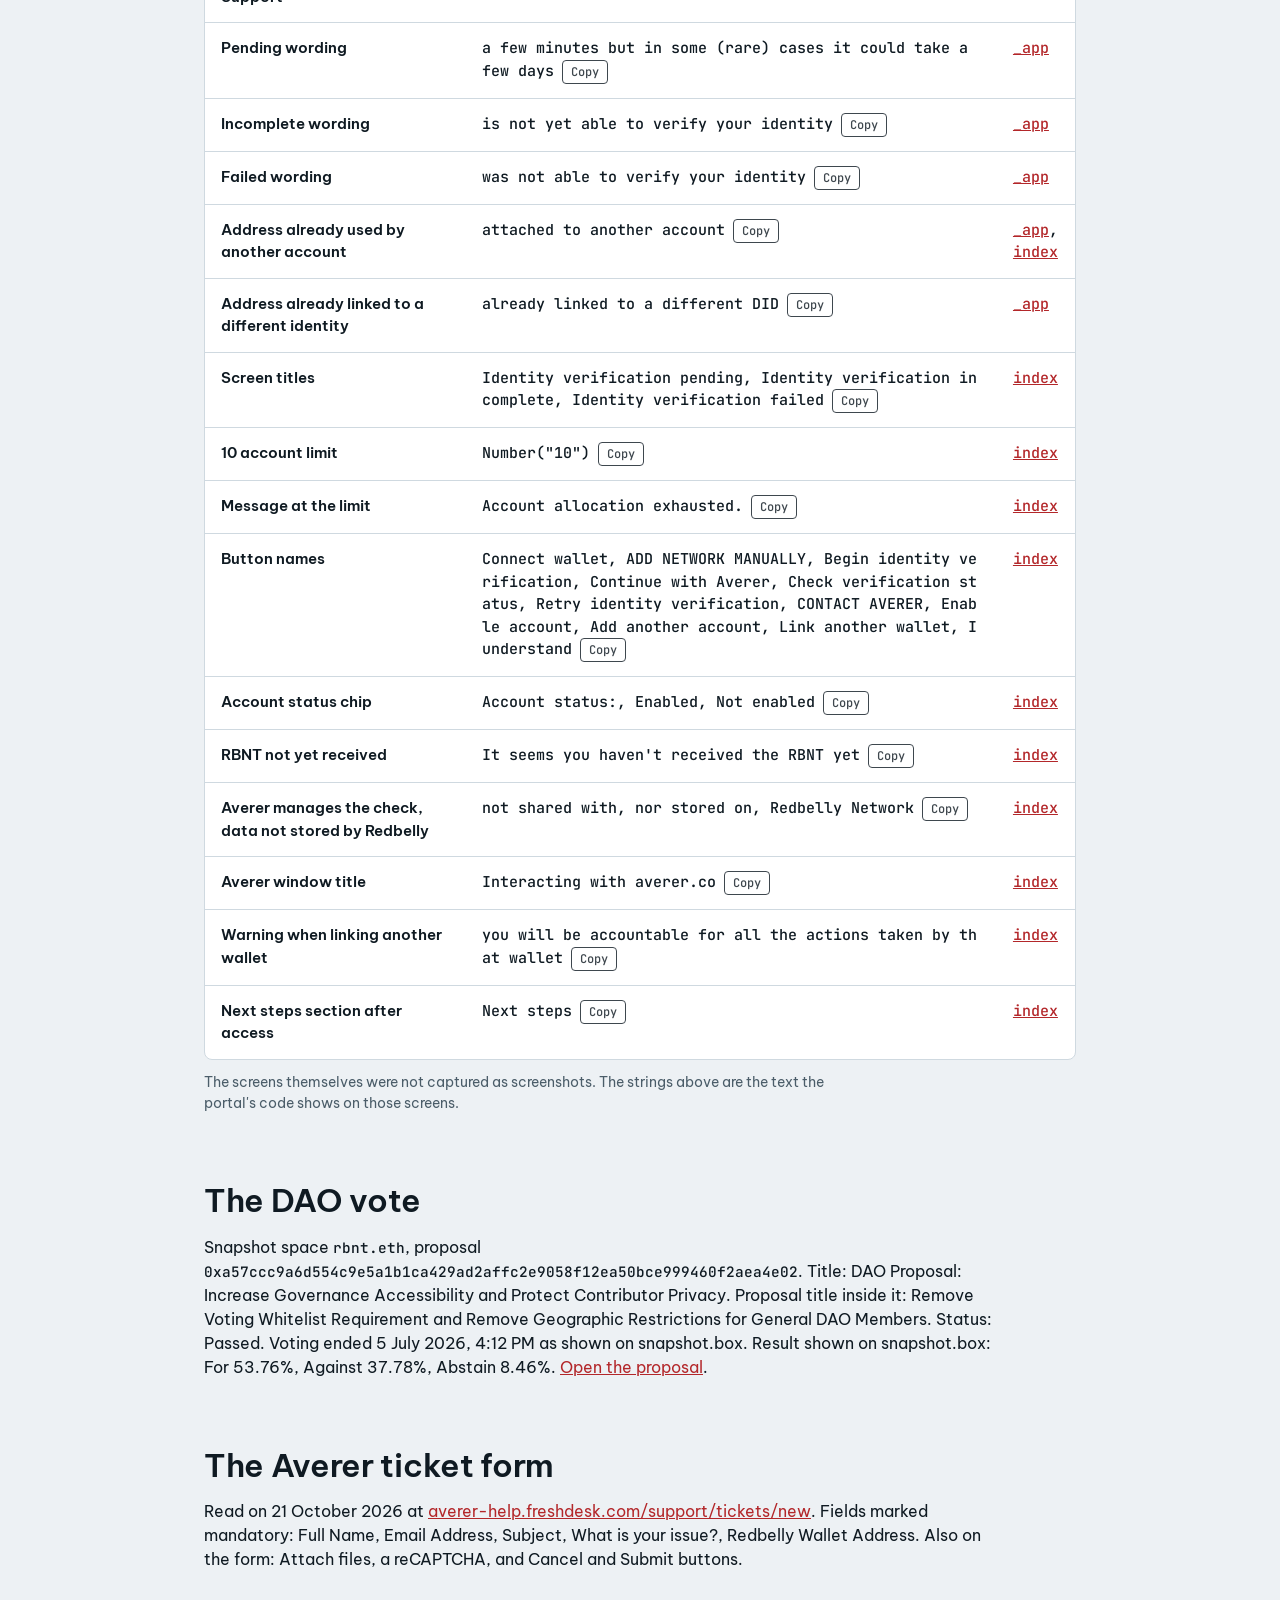
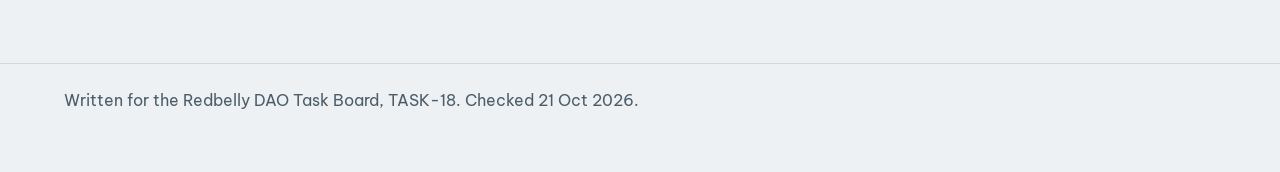
<file: evidence.html>
<!doctype html>
<html lang="en">
<head>
<meta charset="utf-8">
<meta name="viewport" content="width=device-width, initial-scale=1">
<title>Evidence for the KYC and Wallet Activation Explainer</title>
<meta name="robots" content="noindex">
<link rel="stylesheet" href="/style.css">
<style>.dt td.mono{word-break:break-all}.dt{min-width:0}</style>
<link rel="icon" type="image/png" href="assets/logo/favicon-light-tab.png" media="(prefers-color-scheme: light)">
<link rel="icon" type="image/png" href="assets/logo/favicon-dark-tab.png" media="(prefers-color-scheme: dark)">
<link rel="apple-touch-icon" href="assets/logo/apple-touch-light-tab.png">
</head>
<body id="top">
<header class="top">
  <div class="wrap">
    <a class="brand" href="/" aria-label="Redbelly DAO, back to the guide">
      <picture class="logo">
        <source srcset="/assets/logo/dao-logo-on-light-web.png" media="(prefers-color-scheme: light)">
        <img src="/assets/logo/dao-logo-on-dark-web.png" alt="Redbelly DAO logo" height="52">
      </picture>
      <span class="wordmark">REDBELLY DAO</span>
    </a>
    <nav aria-label="Sections">
      <a href="/">Back to the guide</a>
      <a href="/#sources">Sources</a>
    </nav>
  </div>
</header>
<main class="wrap">
<section class="hero">
  <p class="label-caps">Evidence</p>
  <h1>Where the portal wording was read</h1>
  <p class="lead">Redbelly Access draws its screens in the browser, so its text is not a normal web page. The wording used in the guide was read from the portal's own script files on 21 October 2026.</p>
  <p class="meta"><span class="mono">Checked 21 Oct 2026</span> <span class="sep">|</span> File names change when Redbelly redeploys the portal. Search the current files for the strings below.</p>
</section>

<section class="part">
  <h2>The two files</h2>
  <div class="tablewrap"><table class="dt">
    <thead><tr><th scope="col">File</th><th scope="col">SHA-256</th></tr></thead>
    <tbody>
      <tr><th scope="row"><span class="mono">https://access.redbelly.network/_next/static/chunks/pages/_app-cee7356aa3975380.js</span></th><td class="mono">6699d0cdb7c326000388f1454596c95cd900a0fab7677fc0a04a283c97548e6a</td></tr>
      <tr><th scope="row"><span class="mono">https://access.redbelly.network/_next/static/chunks/pages/index-25986869981a8ae9.js</span></th><td class="mono">4a128d38b556eeae044f703b1aba895f9ec7fa3d7872020c2d6038718d7db357</td></tr>
    </tbody>
  </table></div>
  <p class="note">To check: download a file, run <span class="mono">sha256sum</span> on it, then search it for any string in the next table.</p>
</section>

<section class="part">
  <h2>What was found, and where</h2>
  <div class="tablewrap"><table class="dt">
    <thead><tr><th scope="col">Used in the guide for</th><th scope="col">Search string</th><th scope="col">File</th></tr></thead>
    <tbody>
      <tr><th scope="row">Supported wallets</th><td class="mono">MetaMask and Coinbase Wallet can be used</td><td class="mono">_app</td></tr>
      <tr><th scope="row">Issuer covers the fees</th><td class="mono">will cover any associated fees required to grant your network access</td><td class="mono">_app</td></tr>
      <tr><th scope="row">Help box: identity problems go to Averer, connection or account errors to Redbelly Support</th><td class="mono">contact Averer</td> <td class="mono">_app</td></tr>
      <tr><th scope="row">Pending wording</th><td class="mono">a few minutes but in some (rare) cases it could take a few days</td><td class="mono">_app</td></tr>
      <tr><th scope="row">Incomplete wording</th><td class="mono">is not yet able to verify your identity</td><td class="mono">_app</td></tr>
      <tr><th scope="row">Failed wording</th><td class="mono">was not able to verify your identity</td><td class="mono">_app</td></tr>
      <tr><th scope="row">Address already used by another account</th><td class="mono">attached to another account</td><td class="mono">_app, index</td></tr>
      <tr><th scope="row">Address already linked to a different identity</th><td class="mono">already linked to a different DID</td><td class="mono">_app</td></tr>
      <tr><th scope="row">Screen titles</th><td class="mono">Identity verification pending, Identity verification incomplete, Identity verification failed</td><td class="mono">index</td></tr>
      <tr><th scope="row">10 account limit</th><td class="mono">Number("10")</td><td class="mono">index</td></tr>
      <tr><th scope="row">Message at the limit</th><td class="mono">Account allocation exhausted.</td><td class="mono">index</td></tr>
      <tr><th scope="row">Button names</th><td class="mono">Connect wallet, ADD NETWORK MANUALLY, Begin identity verification, Continue with Averer, Check verification status, Retry identity verification, CONTACT AVERER, Enable account, Add another account, Link another wallet, I understand</td><td class="mono">index</td></tr>
      <tr><th scope="row">Account status chip</th><td class="mono">Account status:, Enabled, Not enabled</td><td class="mono">index</td></tr>
      <tr><th scope="row">RBNT not yet received</th><td class="mono">It seems you haven't received the RBNT yet</td><td class="mono">index</td></tr>
      <tr><th scope="row">Averer manages the check, data not stored by Redbelly</th><td class="mono">not shared with, nor stored on, Redbelly Network</td><td class="mono">index</td></tr>
      <tr><th scope="row">Averer window title</th><td class="mono">Interacting with averer.co</td><td class="mono">index</td></tr>
      <tr><th scope="row">Warning when linking another wallet</th><td class="mono">you will be accountable for all the actions taken by that wallet</td><td class="mono">index</td></tr>
      <tr><th scope="row">Next steps section after access</th><td class="mono">Next steps</td><td class="mono">index</td></tr>
    </tbody>
  </table></div>
  <p class="note">The screens themselves were not captured as screenshots. The strings above are the text the portal's code shows on those screens.</p>
</section>

<section class="part">
  <h2>The DAO vote</h2>
  <p>Snapshot space <span class="mono">rbnt.eth</span>, proposal <span class="mono">0xa57ccc9a6d554c9e5a1b1ca429ad2affc2e9058f12ea50bce999460f2aea4e02</span>. Title: DAO Proposal: Increase Governance Accessibility and Protect Contributor Privacy. Proposal title inside it: Remove Voting Whitelist Requirement and Remove Geographic Restrictions for General DAO Members. Status: Passed. Voting ended 5 July 2026, 4:12 PM as shown on snapshot.box. Result shown on snapshot.box: For 53.76%, Against 37.78%, Abstain 8.46%. <a href="https://snapshot.box/#/s:rbnt.eth/proposal/0xa57ccc9a6d554c9e5a1b1ca429ad2affc2e9058f12ea50bce999460f2aea4e02" rel="noopener">Open the proposal</a>.</p>
</section>

<section class="part">
  <h2>The Averer ticket form</h2>
  <p>Read on 21 October 2026 at <a href="https://averer-help.freshdesk.com/support/tickets/new" rel="noopener">averer-help.freshdesk.com/support/tickets/new</a>. Fields marked mandatory: Full Name, Email Address, Subject, What is your issue?, Redbelly Wallet Address. Also on the form: Attach files, a reCAPTCHA, and Cancel and Submit buttons.</p>
</section>
</main>
<footer class="foot"><div class="wrap"><p class="muted">Written for the Redbelly DAO Task Board, TASK-18. Checked 21 Oct 2026.</p></div></footer>
<script src="/app.js"></script>
<script>
(function () {
  var BASE = "https://access.redbelly.network/_next/static/chunks/pages/";
  var FILES = {
    "_app": BASE + "_app-cee7356aa3975380.js",
    "index": BASE + "index-25986869981a8ae9.js"
  };
  var st = document.createElement("style");
  st.textContent = ".cp{margin-left:8px;padding:2px 8px;font:inherit;font-size:12px;cursor:pointer;border:1px solid currentColor;border-radius:4px;background:transparent;color:inherit;opacity:.8}.cp:hover,.cp:focus-visible{opacity:1}.chk{margin:0 0 32px;max-width:70ch}.chk ol{padding-left:1.2em}.chk li{margin-bottom:8px}";
  document.head.appendChild(st);

  var h = Array.prototype.find.call(document.querySelectorAll("h1,h2,h3"), function (x) {
    return /What was found, and where/i.test(x.textContent);
  });
  if (h) {
    var box = document.createElement("div");
    box.className = "chk";
    box.innerHTML =
      "<h2>Check it yourself on the official portal</h2>" +
      "<p>You do not need our copy. The portal wording sits in the portal's own script files. You can read it in your browser. You do not need to connect a wallet.</p>" +
      "<ol>" +
      "<li>Type <strong>access.redbelly.network</strong> into your browser yourself.</li>" +
      "<li>Press <strong>F12</strong> to open the developer tools (Mac: Option + Command + I). Open the <strong>Network</strong> tab.</li>" +
      "<li>Reload the page (F5). Click the <strong>JS</strong> filter.</li>" +
      "<li>In the list, find the file whose name starts with <strong>_app-</strong> and the one that starts with <strong>index-</strong>. Both are under <em>/_next/static/chunks/pages/</em>. Click one, then open its <strong>Response</strong> tab.</li>" +
      "<li>Click inside the response, press <strong>Ctrl + F</strong> (Mac: Command + F), paste a search string from the table below. The sentence appears in the file.</li>" +
      "</ol>" +
      "<p>Shortcut in Chrome and Edge: open the <strong>Sources</strong> tab and press <strong>Ctrl + Shift + F</strong> to search every file at once. In Firefox, use the <strong>Debugger</strong> tab.</p>" +
      "<p>The code in each file name changes when Redbelly updates the portal. The names in the table were read on 21 October 2026. If the code you see is different, the wording may have changed too.</p>";
    h.parentNode.insertBefore(box, h);
  }

  document.querySelectorAll("table").forEach(function (tb) {
    if (!/search string/i.test(tb.textContent)) return;
    tb.querySelectorAll("tr").forEach(function (tr) {
      if (tr.parentNode.tagName === "THEAD") return;
      var c = tr.children;
      if (c.length < 3) return;
      var text = c[1].textContent.trim();
      var b = document.createElement("button");
      b.type = "button";
      b.className = "cp";
      b.textContent = "Copy";
      b.setAttribute("aria-label", "Copy search string");
      b.onclick = function () {
        var done = function () {
          b.textContent = "Copied";
          setTimeout(function () { b.textContent = "Copy"; }, 1500);
        };
        if (navigator.clipboard) {
          navigator.clipboard.writeText(text).then(done);
        } else {
          var ta = document.createElement("textarea");
          ta.value = text;
          document.body.appendChild(ta);
          ta.select();
          document.execCommand("copy");
          document.body.removeChild(ta);
          done();
        }
      };
      c[1].appendChild(b);
      var names = c[2].textContent.trim().split(/\s*,\s*/);
      c[2].textContent = "";
      names.forEach(function (n, i) {
        if (i) c[2].appendChild(document.createTextNode(", "));
        if (FILES[n]) {
          var a = document.createElement("a");
          a.href = FILES[n];
          a.target = "_blank";
          a.rel = "noopener";
          a.textContent = n;
          c[2].appendChild(a);
        } else {
          c[2].appendChild(document.createTextNode(n));
        }
      });
    });
  });
})();
</script>
</body>
</html>
</file>
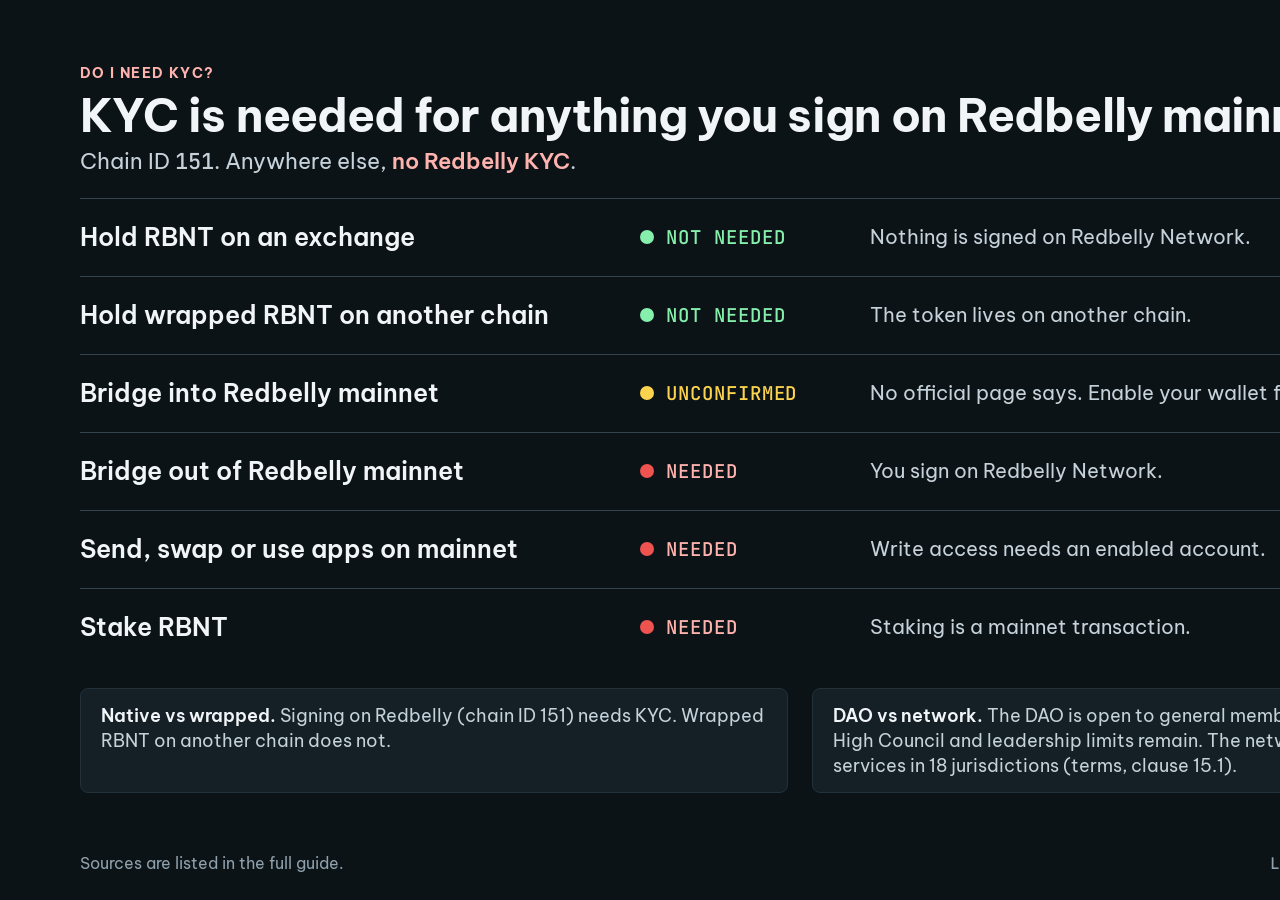
<file: assets/src/guide.html>
<!doctype html>
<html lang="en"><head><meta charset="utf-8"><title>Decision guide</title>
<style>
@font-face{font-family:"Be Vietnam Pro";font-weight:400;src:url(../../fonts/be-vietnam-pro-latin-400-normal.woff2) format("woff2")}
@font-face{font-family:"Be Vietnam Pro";font-weight:600;src:url(../../fonts/be-vietnam-pro-latin-600-normal.woff2) format("woff2")}
@font-face{font-family:"Be Vietnam Pro";font-weight:700;src:url(../../fonts/be-vietnam-pro-latin-700-normal.woff2) format("woff2")}
@font-face{font-family:"JetBrains Mono";font-weight:500;src:url(../../fonts/jetbrains-mono-latin-500-normal.woff2) format("woff2")}
*{box-sizing:border-box;margin:0;padding:0}
body{width:1600px;height:900px;background:#0c1317;color:#f1f5f8;font-family:"Be Vietnam Pro",sans-serif;padding:64px 80px 0;position:relative;overflow:hidden}
.cap{font-size:14px;font-weight:700;letter-spacing:.1em;color:#ffb3ae}
h1{font-size:46px;font-weight:700;letter-spacing:-.02em;margin:8px 0 6px;line-height:1.1}
.rule{font-size:22px;margin-bottom:22px;color:#c6d2da}
.rule b{color:#ffb3ae;font-weight:600}
.mono{font-family:"JetBrains Mono",monospace;font-weight:500}
.row{display:grid;grid-template-columns:560px 230px 1fr;align-items:center;border-top:1px solid #34444f;height:78px}
.row:last-of-type{border-bottom:1px solid #34444f}
.w{font-size:25px;font-weight:600}
.st{font-family:"JetBrains Mono",monospace;font-weight:500;font-size:19px;letter-spacing:.05em;display:flex;align-items:center;gap:12px}
.st i{width:14px;height:14px;border-radius:9999px;display:block}
.y{color:#ffb3ae}.y i{background:#EF5350}
.n{color:#86EFAC}.n i{background:#86EFAC}
.u{color:#FCD34D}.u i{background:#FCD34D}
.r{font-size:20px;color:#c6d2da;line-height:1.3}
.two{display:grid;grid-template-columns:1fr 1fr;gap:24px;margin-top:22px}
.box{background:#141f26;border:1px solid #223039;border-radius:8px;padding:14px 20px;font-size:18px;line-height:1.4;color:#c6d2da}
.box b{color:#f1f5f8;font-weight:600}
.foot{position:absolute;left:80px;right:80px;bottom:26px;display:flex;justify-content:space-between;font-size:16px;color:#8fa1ad}
.logo{position:absolute;right:80px;top:36px;height:108px;width:auto}
</style></head><body>
<img class="logo" src="../logo/dao-logo-on-dark-web.png" alt="Redbelly DAO logo" onerror="this.remove()">
<div class="cap">DO I NEED KYC?</div>
<h1>KYC is needed for anything you sign on Redbelly mainnet</h1>
<div class="rule">Chain ID <span class="mono">151</span>. Anywhere else, <b>no Redbelly KYC</b>.</div>

<div class="row"><div class="w">Hold RBNT on an exchange</div><div class="st n"><i></i>NOT NEEDED</div><div class="r">Nothing is signed on Redbelly Network.</div></div>
<div class="row"><div class="w">Hold wrapped RBNT on another chain</div><div class="st n"><i></i>NOT NEEDED</div><div class="r">The token lives on another chain.</div></div>
<div class="row"><div class="w">Bridge into Redbelly mainnet</div><div class="st u"><i></i>UNCONFIRMED</div><div class="r">No official page says. Enable your wallet first.</div></div>
<div class="row"><div class="w">Bridge out of Redbelly mainnet</div><div class="st y"><i></i>NEEDED</div><div class="r">You sign on Redbelly Network.</div></div>
<div class="row"><div class="w">Send, swap or use apps on mainnet</div><div class="st y"><i></i>NEEDED</div><div class="r">Write access needs an enabled account.</div></div>
<div class="row"><div class="w">Stake RBNT</div><div class="st y"><i></i>NEEDED</div><div class="r">Staking is a mainnet transaction.</div></div>

<div class="two">
  <div class="box"><b>Native vs wrapped.</b> Signing on Redbelly (chain ID 151) needs KYC. Wrapped RBNT on another chain does not.</div>
  <div class="box"><b>DAO vs network.</b> The DAO is open to general members from any region. High Council and leadership limits remain. The network does not offer services in 18 jurisdictions (terms, clause 15.1).</div>
</div>

<div class="foot"><div>Sources are listed in the full guide.</div><div class="mono">Last verified 21 Oct 2026</div></div>
</body></html>
</file>
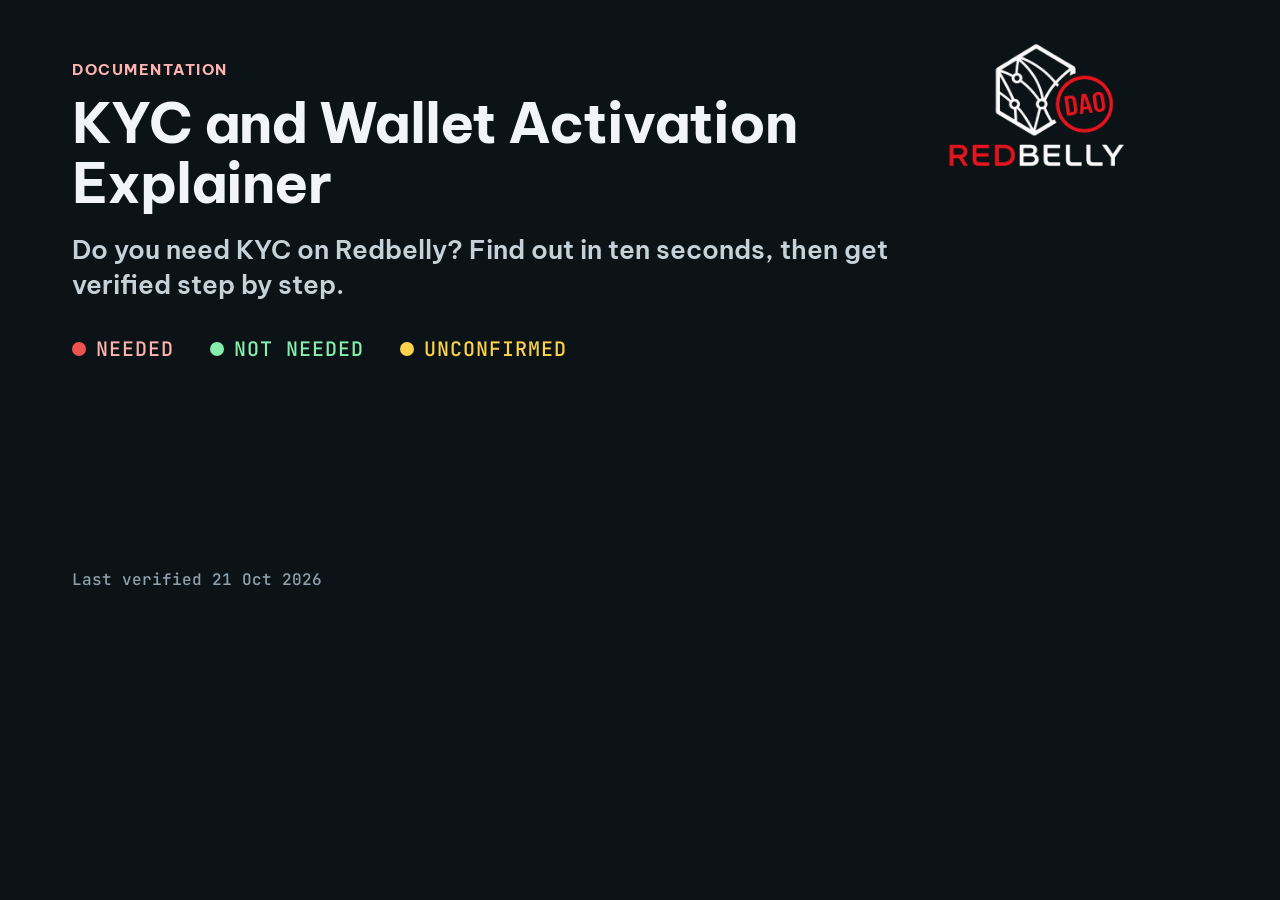
<file: assets/src/og.html>
<!doctype html>
<html lang="en"><head><meta charset="utf-8"><title>Link preview</title>
<style>
@font-face{font-family:"Be Vietnam Pro";font-weight:600;src:url(../../fonts/be-vietnam-pro-latin-600-normal.woff2) format("woff2")}
@font-face{font-family:"Be Vietnam Pro";font-weight:700;src:url(../../fonts/be-vietnam-pro-latin-700-normal.woff2) format("woff2")}
@font-face{font-family:"JetBrains Mono";font-weight:500;src:url(../../fonts/jetbrains-mono-latin-500-normal.woff2) format("woff2")}
*{box-sizing:border-box;margin:0;padding:0}
body{width:1200px;height:630px;background:#0c1317;color:#f1f5f8;font-family:"Be Vietnam Pro",sans-serif;padding:60px 72px;position:relative;overflow:hidden}
.cap{font-size:15px;font-weight:700;letter-spacing:.1em;color:#ffb3ae}
h1{font-size:56px;font-weight:700;letter-spacing:-.02em;line-height:1.08;margin:14px 0 18px;max-width:980px}
p{font-size:26px;color:#c6d2da;max-width:900px;line-height:1.35}
.k{display:flex;gap:36px;margin-top:34px;font-family:"JetBrains Mono",monospace;font-weight:500;font-size:20px;letter-spacing:.05em}
.k span{display:flex;align-items:center;gap:10px}
.k i{width:14px;height:14px;border-radius:9999px;display:block}
.foot{position:absolute;left:72px;bottom:40px;font-family:"JetBrains Mono",monospace;font-weight:500;font-size:16px;color:#8fa1ad}
.logo{position:absolute;right:72px;top:40px;height:130px;width:auto}
</style></head><body>
<img class="logo" src="../logo/dao-logo-on-dark-web.png" alt="Redbelly DAO logo" onerror="this.remove()">
<div class="cap">DOCUMENTATION</div>
<h1>KYC and Wallet Activation Explainer</h1>
<p>Do you need KYC on Redbelly? Find out in ten seconds, then get verified step by step.</p>
<div class="k">
  <span style="color:#ffb3ae"><i style="background:#EF5350"></i>NEEDED</span>
  <span style="color:#86EFAC"><i style="background:#86EFAC"></i>NOT NEEDED</span>
  <span style="color:#FCD34D"><i style="background:#FCD34D"></i>UNCONFIRMED</span>
</div>
<div class="foot">Last verified 21 Oct 2026</div>
</body></html>
</file>
<file: style.css>
@font-face{font-family:"Be Vietnam Pro";font-weight:400;font-style:normal;font-display:swap;src:url(fonts/be-vietnam-pro-latin-400-normal.woff2) format("woff2")}
@font-face{font-family:"Be Vietnam Pro";font-weight:500;font-style:normal;font-display:swap;src:url(fonts/be-vietnam-pro-latin-500-normal.woff2) format("woff2")}
@font-face{font-family:"Be Vietnam Pro";font-weight:600;font-style:normal;font-display:swap;src:url(fonts/be-vietnam-pro-latin-600-normal.woff2) format("woff2")}
@font-face{font-family:"Be Vietnam Pro";font-weight:700;font-style:normal;font-display:swap;src:url(fonts/be-vietnam-pro-latin-700-normal.woff2) format("woff2")}
@font-face{font-family:"JetBrains Mono";font-weight:500;font-style:normal;font-display:swap;src:url(fonts/jetbrains-mono-latin-500-normal.woff2) format("woff2")}

:root{
  --brand:#EF5350;
  --surface:#0c1317;
  --slate:#141f26;
  --steel:#1d3140;
  --hair:#223039;
  --edge:#34444f;
  --text:#f1f5f8;
  --muted:#8fa1ad;
  --accent-text:#ffb3ae;
  --ok:#86EFAC;
  --warn:#FCD34D;
  --sans:"Be Vietnam Pro",system-ui,-apple-system,"Segoe UI",sans-serif;
  --mono:"JetBrains Mono",ui-monospace,SFMono-Regular,Menlo,monospace;
}
@media (prefers-color-scheme: light){
  :root{
    --surface:#EDF1F4;
    --slate:#FFFFFF;
    --steel:#DDE6ED;
    --hair:#cfd9e0;
    --edge:#b4c1cb;
    --text:#0F1A22;
    --muted:#4b5d69;
    --accent-text:#B3272A;
    --ok:#166534;
    --warn:#8a5a00;
  }
}
*{box-sizing:border-box}
html{scroll-behavior:smooth;scroll-padding-top:72px}
body{margin:0;background:var(--surface);color:var(--text);font-family:var(--sans);font-size:16px;line-height:1.5}
.wrap{max-width:1280px;margin:0 auto;padding:0 16px}
@media(min-width:900px){.wrap{padding:0 64px}}
main.wrap{max-width:920px;padding-bottom:80px}
@media(min-width:900px){main.wrap{padding-left:24px;padding-right:24px}}
a{color:var(--accent-text)}
a:focus-visible,button:focus-visible,summary:focus-visible{outline:2px solid var(--brand);outline-offset:2px;border-radius:4px}
.skip{position:absolute;left:-999px;top:0;background:var(--brand);color:#0c1317;padding:8px 12px;z-index:10}
.skip:focus{left:8px;top:8px}
.sr{position:absolute;width:1px;height:1px;overflow:hidden;clip:rect(0 0 0 0)}

.top{position:sticky;top:0;z-index:5;background:color-mix(in srgb,var(--surface) 82%,transparent);backdrop-filter:blur(14px);border-bottom:1px solid var(--hair)}
.top .wrap{display:flex;align-items:center;justify-content:space-between;gap:16px;min-height:64px;flex-wrap:wrap;padding-top:6px;padding-bottom:6px}
.wordmark{margin:0;font-weight:700;letter-spacing:.1em;font-size:14px}
.top nav{display:flex;gap:4px;flex-wrap:wrap}
.top nav a{color:var(--muted);text-decoration:none;font-size:14px;padding:6px 10px;border-radius:4px}
.top nav a:hover{color:var(--accent-text);background:var(--slate)}

.label-caps{font-size:12px;font-weight:700;letter-spacing:.1em;text-transform:uppercase;color:var(--accent-text);margin:0 0 8px}
h1{font-size:clamp(32px,6vw,48px);line-height:1.08;font-weight:700;letter-spacing:-.02em;margin:0 0 16px}
h2{font-size:clamp(26px,4vw,32px);line-height:1.15;font-weight:600;letter-spacing:-.01em;margin:0 0 16px}
h3{font-size:20px;font-weight:600;margin:32px 0 8px;line-height:1.3}
h4{font-size:16px;font-weight:600;margin:0 0 4px}
.h-sm{font-size:16px;margin:0 0 8px}
p{margin:0 0 12px;max-width:72ch}
.lead{font-size:18px;line-height:1.55;max-width:60ch}
.meta{color:var(--muted);font-size:14px}
.sep{margin:0 6px;color:var(--edge)}
.mono{font-family:var(--mono);font-size:.9em;font-weight:500}
.muted{color:var(--muted)}
.note{font-size:14px;color:var(--muted)}
.answer{font-size:18px;font-weight:600;line-height:1.4;max-width:62ch}

.hero{padding:56px 0 24px}
.twin{display:grid;gap:16px;margin:8px 0 24px}
@media(min-width:760px){.twin{grid-template-columns:1fr 1fr}}
.twin-card{background:var(--slate);border:1px solid var(--hair);border-radius:8px;padding:20px}
.twin-card p{font-size:15px;margin-bottom:8px}

.part{padding:56px 0 0}
.part h2{padding-top:0}

.picker{background:var(--slate);border:1px solid var(--hair);border-radius:8px;padding:20px;margin:16px 0 24px}
.chips{display:flex;flex-wrap:wrap;gap:8px;margin-bottom:16px}
.chips button{font:inherit;font-size:14px;color:var(--text);background:var(--steel);border:1px solid var(--edge);border-radius:4px;padding:10px 12px;cursor:pointer;text-align:left}
.chips button:hover{border-color:var(--brand)}
.chips button[aria-pressed="true"]{background:var(--brand);color:#0c1317;border-color:var(--brand);font-weight:600}
.result{min-height:96px;border-top:1px solid var(--hair);padding-top:16px}
.result .big{font-size:28px;font-weight:700;letter-spacing:-.01em;margin:0 0 4px;display:flex;align-items:center;gap:10px}
.result p{margin-bottom:8px}

.status{font-family:var(--mono);font-size:13px;font-weight:500;letter-spacing:.05em;display:inline-flex;align-items:center;gap:8px;white-space:nowrap}
.status i{width:10px;height:10px;border-radius:9999px;display:inline-block;background:currentColor}
.s-yes{color:var(--accent-text)}
.s-yes i{background:var(--brand)}
.s-no{color:var(--ok)}
.s-unc{color:var(--warn)}

.tablewrap{overflow-x:auto;border:1px solid var(--hair);border-radius:8px;background:var(--slate)}
.dt{width:100%;border-collapse:collapse;min-width:640px}
.dt th,.dt td{padding:14px 16px;text-align:left;vertical-align:top;border-bottom:1px solid var(--hair);font-size:15px}
.dt thead th{font-size:12px;font-weight:700;letter-spacing:.1em;text-transform:uppercase;color:var(--muted);background:var(--steel)}
.dt tbody th{font-weight:600;width:30%}
.dt tbody tr:last-child th,.dt tbody tr:last-child td{border-bottom:0}

.tag{font-family:var(--mono);font-size:11px;font-weight:500;letter-spacing:.05em;text-transform:uppercase;border:1px solid var(--edge);border-radius:4px;padding:1px 6px;white-space:nowrap;color:var(--muted)}
.t-unc{color:var(--warn);border-color:var(--warn)}
.t-der{color:var(--muted)}
.src{font-family:var(--mono);font-size:12px;font-weight:500;text-decoration:none;border-bottom:1px dotted var(--accent-text);margin-right:2px}

.fig{margin:24px 0 0}
.fig img{width:100%;height:auto;border:1px solid var(--hair);border-radius:8px;display:block}
.fig figcaption{font-size:14px;color:var(--muted);margin-top:8px}

.qa{background:var(--slate);border:1px solid var(--hair);border-radius:8px;padding:20px 20px 8px;margin:0 0 16px}
.qa h3{margin:0 0 8px;font-size:20px}
.qa .answer{color:var(--text)}
.jur{margin:8px 0 12px}
.jur summary{cursor:pointer;font-weight:600;color:var(--accent-text);padding:6px 0}
.cols{columns:1;margin:8px 0 0;padding-left:24px;font-size:15px}
@media(min-width:640px){.cols{columns:3}}

.check{list-style:none;padding:0;margin:0 0 16px}
.check li{position:relative;padding:8px 0 8px 22px;border-bottom:1px solid var(--hair);max-width:72ch}
.check li::before{content:"";position:absolute;left:2px;top:17px;width:8px;height:8px;border-radius:9999px;background:var(--brand)}

.steps{list-style:none;counter-reset:s;padding:0;margin:0 0 16px}
.steps>li{counter-increment:s;position:relative;padding:16px 16px 8px 64px;margin-bottom:12px;background:var(--slate);border:1px solid var(--hair);border-radius:8px}
.steps>li::before{content:counter(s);position:absolute;left:16px;top:14px;width:32px;height:32px;border-radius:4px;background:var(--steel);color:var(--accent-text);font-family:var(--mono);font-weight:500;display:flex;align-items:center;justify-content:center}
.steps.compact>li{padding:12px 16px 4px 64px}
.kv{margin:8px 0 12px;border:1px solid var(--hair);border-radius:4px;overflow:hidden}
.kv div{display:grid;grid-template-columns:140px 1fr;gap:12px;padding:8px 12px;border-bottom:1px solid var(--hair)}
.kv div:last-child{border-bottom:0}
.kv dt{color:var(--muted);font-size:14px}
.kv dd{margin:0;word-break:break-all}
@media(max-width:520px){.kv div{grid-template-columns:1fr;gap:2px}}

.srcs{padding-left:0;list-style:none;margin:0 0 8px}
.srcs li{padding:10px 0;border-bottom:1px solid var(--hair);font-size:15px;word-break:break-word}
.srcs li strong{font-family:var(--mono);font-weight:500;color:var(--accent-text);margin-right:6px}

.pin pre{background:var(--slate);border:1px solid var(--hair);border-radius:8px;padding:16px;white-space:pre-wrap;font-family:var(--mono);font-size:13px;line-height:1.6;overflow-x:auto}
.pin button{font:inherit;font-weight:600;background:var(--brand);color:#0c1317;border:0;border-radius:4px;padding:10px 18px;cursor:pointer}
.pin button:hover{filter:brightness(1.08)}

.foot{border-top:1px solid var(--hair);padding:24px 0 48px}

@media print{
  .top,.picker,.skip,.pin button{display:none}
  body{background:#fff;color:#000}
  .qa,.steps>li,.twin-card,.tablewrap{break-inside:avoid}
  :root{--surface:#fff;--slate:#fff;--steel:#eef2f5;--text:#0F1A22;--muted:#3b4a55;--accent-text:#B3272A;--hair:#cfd9e0;--edge:#9aa9b4;--ok:#166534;--warn:#8a5a00}
}
@media (prefers-reduced-motion:reduce){html{scroll-behavior:auto}}

.dt+*,.tablewrap+.note{margin-top:12px}
@media(max-width:700px){
  .tablewrap{overflow:visible;border:0;background:transparent}
  .dt{min-width:0}
  .dt thead{display:none}
  .dt,.dt tbody,.dt tr,.dt th,.dt td{display:block;width:100%}
  .dt tr{background:var(--slate);border:1px solid var(--hair);border-radius:8px;margin-bottom:12px;padding:12px 0}
  .dt tbody th,.dt td{border:0;padding:4px 16px;width:100%}
  .dt tbody tr:last-child th,.dt tbody tr:last-child td{border:0}
}

/* Logo slot: brand kit rules. Scale by height only, min 28px, no plate, no recolour. */
.brand{display:flex;align-items:center;gap:10px;color:inherit;text-decoration:none;padding:4px 0}
.brand .logo{display:none}
.brand.has-logo .logo{display:block}
.brand.has-logo .wordmark{display:none}
.brand img{height:52px;width:auto;display:block}
.print-logo{display:none}
@media print{.print-logo{display:block;margin:0 0 12px}}
</file>
